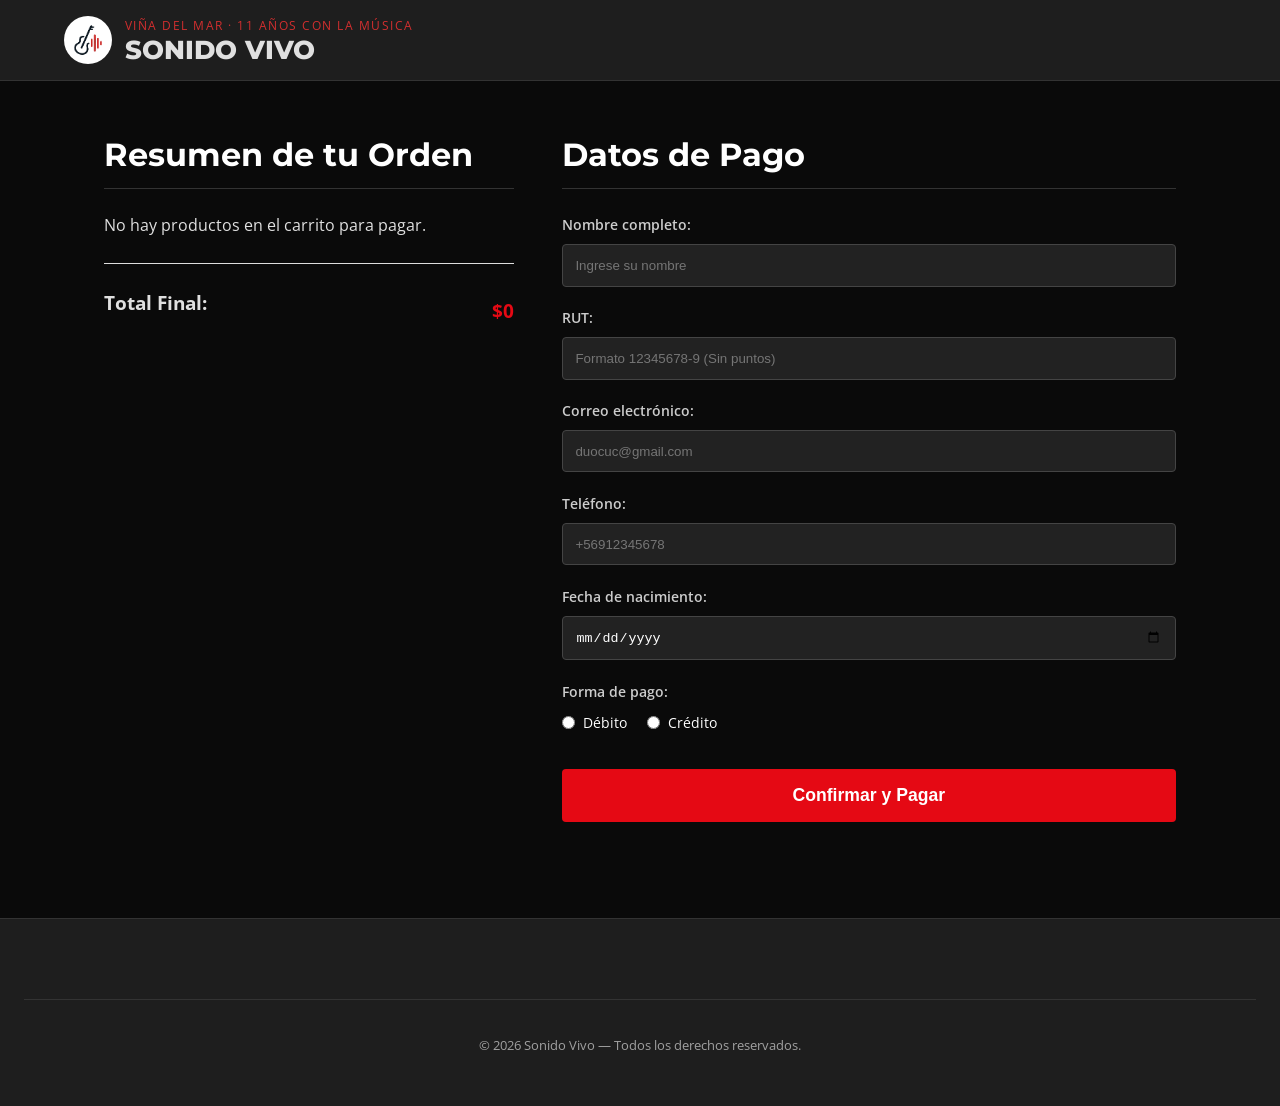
<file: compra.html>
<!DOCTYPE html>
<html lang="es">
<head>
    <meta charset="UTF-8">
    <meta name="viewport" content="width=device-width, initial-scale=1.0">
    <title>Finalizar Compra · Sonido Vivo</title>
    <link href="https://fonts.googleapis.com/css2?family=Montserrat:wght@400;600;700;800&family=Open+Sans:wght@400;500;600&display=swap" rel="stylesheet">

    <!-- Estilos generales y específicos de la compra -->
    <link rel="stylesheet" href="css/estilosindex.css">
    <link rel="stylesheet" href="css/estiloscompra.css">
</head>
<body>
    <header id="encabezado">
        <div class="encabezado-contenedor">
            <div class="marca">
                <a href="index.html" class="logo-enlace">
                    <img src="img/logo-tienda.jpg" alt="Logo Sonido Vivo" class="logo-img">
                </a>
                <div class="marca-texto">
                    <span class="marca-subtitulo">Viña del Mar · 11 años con la música</span>
                    <h1 class="logo-texto"><a href="index.html">SONIDO VIVO</a></h1>
                </div>
            </div>
        </div>
    </header>

    <main id="contenido-compra">
        <div class="contenedor-checkout">
            <!-- Resumen de compra dinámico desde el carrito (Izquierda) -->
            <section class="resumen-orden">
                <h2>Resumen de tu Orden</h2>
                <div id="lista-resumen-productos">
                    <!-- Se renderiza desde JS dinámicamente -->
                </div>
                <hr style="margin: 1.5rem 0; border: 0; border-top: 1px solid #ddd;">
                <div style="display: flex; justify-content: space-between; font-size: 1.2rem; font-weight: bold;">
                    <span>Total Final:</span>
                    <span class="precio-destacado" id="resumen-total">$0</span>
                </div>
            </section>

            <!-- Formulario de validación (Derecha) -->
            <section class="formulario-checkout">
                <h2>Datos de Pago</h2>
                <form id="contacto">
                    <div class="grupo-form">
                        <label for="nombre">Nombre completo:</label>
                        <input type="text" id="nombre" placeholder="Ingrese su nombre">
                    </div>

                    <div class="grupo-form">
                        <label for="rut">RUT:</label>
                        <input type="text" id="rut" placeholder="Formato 12345678-9 (Sin puntos)">
                    </div>

                    <div class="grupo-form">
                        <label for="email">Correo electrónico:</label>
                        <input type="email" id="email" placeholder="duocuc@gmail.com">
                    </div>

                    <div class="grupo-form">
                        <label for="fono">Teléfono:</label>
                        <input type="tel" id="fono" placeholder="+56912345678">
                    </div>

                    <div class="grupo-form">
                        <label for="fenac">Fecha de nacimiento:</label>
                        <input type="date" id="fenac">
                    </div>

                    <div class="grupo-form">
                        <label>Forma de pago:</label>
                        <ul class="lista-pago">
                            <li>
                                <input type="radio" name="fdepago" id="debito" value="1">
                                <label for="debito">Débito</label>
                            </li>
                            <li>
                                <input type="radio" name="fdepago" id="credito" value="2">
                                <label for="credito">Crédito</label>
                            </li>
                        </ul>
                    </div>

                    <button type="submit" class="btn-pagar" id="btn-submit">Confirmar y Pagar</button>
                    <p id="mensaje-exito" class="mensaje-oculto">¡Pago exitoso! Redirigiendo al inicio...</p>
                </form>
            </section>
        </div>
    </main>

    <footer id="pie">
        <div class="pie-creditos" style="text-align: center; padding: 2rem;">
            <p><small>&copy; 2026 Sonido Vivo — Todos los derechos reservados.</small></p>
        </div>
    </footer>

    <!-- Script de validación de la compra -->
    <script src="js/scriptcompra.js"></script>
</body>
</html>
</file>
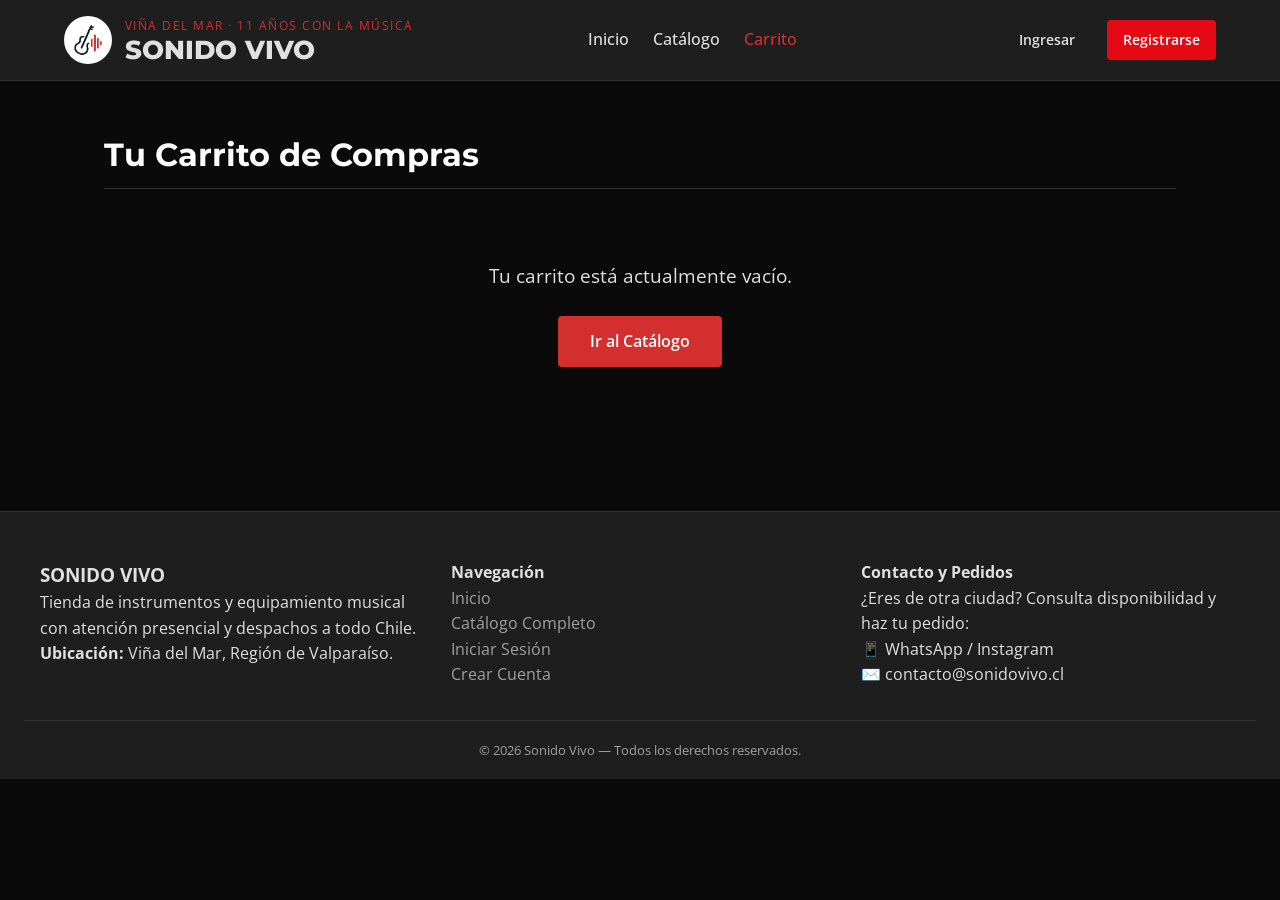
<file: detalle_carrito.html>
<!DOCTYPE html>
<html lang="es">

<head>
    <meta charset="UTF-8">
    <meta name="viewport" content="width=device-width, initial-scale=1.0">
    <title>Tu Carrito de Compras · Sonido Vivo</title>
    <meta name="description" content="Revisa el detalle de tus productos seleccionados y procede al pago en Sonido Vivo.">

    <!-- Preconexión a Google Fonts -->
    <link rel="preconnect" href="https://fonts.googleapis.com">
    <link rel="preconnect" href="https://fonts.gstatic.com" crossorigin>
    <link href="https://fonts.googleapis.com/css2?family=Montserrat:wght@400;600;700;800&family=Open+Sans:wght@400;500;600&display=swap" rel="stylesheet">

    <!-- Estilos globales y específicos -->
    <link rel="stylesheet" href="css/estilosindex.css">
    <link rel="stylesheet" href="css/estiloscompra.css">
</head>

<body>
    <div id="barra-progreso" aria-hidden="true"></div>

    <!-- Header Principal -->
    <header id="encabezado">
        <div class="encabezado-contenedor">
            <div class="marca">
                <a href="index.html" class="logo-enlace">
                    <img src="img/logo-tienda.jpg" alt="Logo Sonido Vivo" class="logo-img">
                </a>
                <div class="marca-texto">
                    <span class="marca-subtitulo">Viña del Mar · 11 años con la música</span>
                    <h1 class="logo-texto"><a href="index.html" style="text-decoration: none; color: inherit;">SONIDO VIVO</a></h1>
                </div>
            </div>

            <nav id="menu-principal">
                <ul>
                    <li><a href="index.html">Inicio</a></li>
                    <li><a href="productos.html">Catálogo</a></li>
                    <li><a href="detalle_carrito.html" class="activo" aria-current="page">Carrito</a></li>
                </ul>
            </nav>

            <!-- Contenedor de estado de sesión dinámico -->
            <div class="menu-auth-nav">
                <!-- Estado 1: Usuario No Logueado -->
                <div id="nav-visitante" class="nav-estado-sesion">
                    <a href="login.html" class="btn-nav-login">Ingresar</a>
                    <a href="registro.html" class="btn-nav-registro">Registrarse</a>
                </div>

                <!-- Se muestra si SÍ ha iniciado sesión -->
                <div id="nav-usuario" class="nav-estado-sesion" style="display: none;">
                    <span id="nav-nombre-usuario">Hola, Usuario</span>
                    <a href="#" id="btn-cerrar-sesion" class="btn-nav-logout">Cerrar Sesión</a>
                </div>
            </div>
        </div>
    </header>

    <main id="contenido-compra">
        <h2>Tu Carrito de Compras</h2>
        
        <div id="carrito-vacio-msg">
            <p class="carrito-vacio-texto">Tu carrito está actualmente vacío.</p>
            <a href="productos.html" class="btn-primario btn-ir-catalogo">Ir al Catálogo</a>
        </div>

        <div id="contenedor-carrito">
            <div class="tabla-responsiva">
                <table class="tabla-carrito">
                    <thead>
                        <tr>
                            <th>Producto</th>
                            <th>Nombre</th>
                            <th>Precio Unitario</th>
                            <th>Cantidad</th>
                            <th>Subtotal</th>
                            <th>Acciones</th>
                        </tr>
                    </thead>
                    <tbody id="filas-carrito">
                        <!-- Se llena dinámicamente mediante JavaScript -->
                    </tbody>
                </table>
            </div>

            <div class="total-carrito-contenedor">
                Total a pagar: <span id="total-carrito">$0</span>
            </div>

            <div class="acciones-carrito">
                <button class="btn-eliminar" onclick="vaciarCarrito()">Vaciar Carrito</button>
                <div>
                    <a href="productos.html" class="btn-secundario-caja">Seguir Comprando</a>
                    <a href="compra.html" class="btn-primario btn-proceder-pago">Proceder al Pago</a>
                </div>
            </div>
        </div>
    </main>

    <!-- Pie de página -->
    <footer id="pie">
        <div class="pie-contenedor">
            <div class="pie-columna">
                <h3 class="pie-logo">SONIDO VIVO</h3>
                <p>Tienda de instrumentos y equipamiento musical con atención presencial y despachos a todo Chile.</p>
                <p><strong>Ubicación:</strong> Viña del Mar, Región de Valparaíso.</p>
            </div>

            <div class="pie-columna">
                <h4>Navegación</h4>
                <ul>
                    <li><a href="index.html">Inicio</a></li>
                    <li><a href="productos.html">Catálogo Completo</a></li>
                    <li><a href="login.html">Iniciar Sesión</a></li>
                    <li><a href="registro.html">Crear Cuenta</a></li>
                </ul>
            </div>

            <div class="pie-columna">
                <h4>Contacto y Pedidos</h4>
                <p>¿Eres de otra ciudad? Consulta disponibilidad y haz tu pedido:</p>
                <p>📱 WhatsApp / Instagram</p>
                <p>✉️ contacto@sonidovivo.cl</p>
            </div>
        </div>

        <div class="pie-creditos">
            <p><small>&copy; 2026 Sonido Vivo — Todos los derechos reservados.</small></p>
        </div>
    </footer>

    <!-- Scripts -->
    <script src="js/scriptindex.js"></script>
    <script src="js/scriptcarrito.js"></script>
    <script src="js/scriptsesion.js"></script>
</body>
</html>
</file>
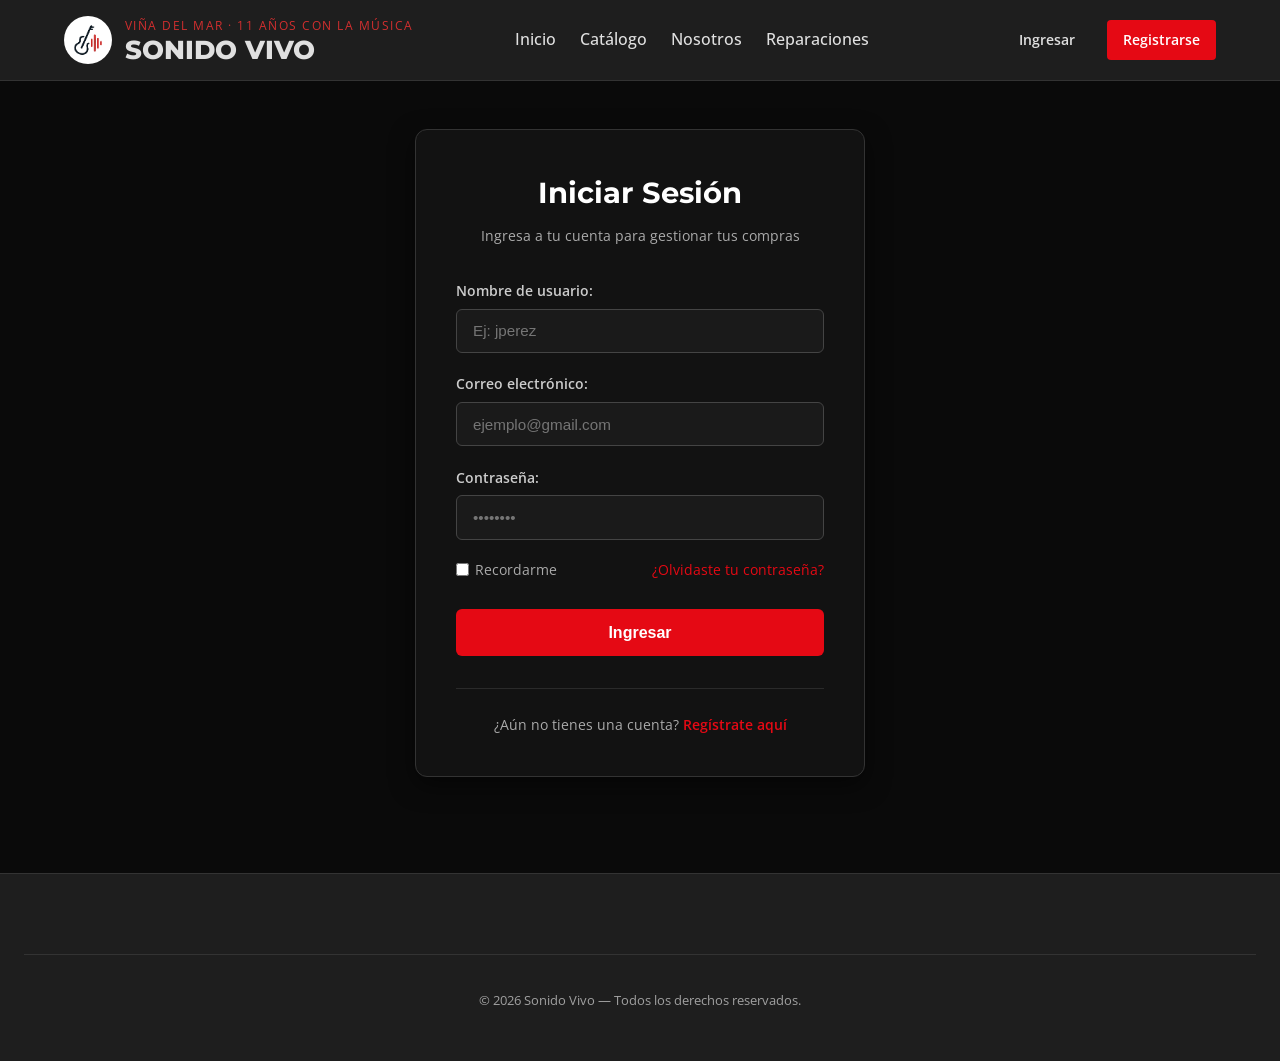
<file: login.html>
<!DOCTYPE html>
<html lang="es">

<head>
    <meta charset="UTF-8">
    <meta name="viewport" content="width=device-width, initial-scale=1.0">
    <title>Iniciar Sesión · Sonido Vivo</title>
    <meta name="description" content="Inicia sesión en Sonido Vivo para revisar tus compras y cotizaciones.">

    <link rel="preconnect" href="https://fonts.googleapis.com">
    <link rel="preconnect" href="https://fonts.gstatic.com" crossorigin>
    <link href="https://fonts.googleapis.com/css2?family=Montserrat:wght@400;600;700;800&family=Open+Sans:wght@400;500;600&display=swap" rel="stylesheet">

    <!-- Estilos generales -->
    <link rel="stylesheet" href="css/estilosindex.css">
    <!-- Estilos específicos de Login -->
    <link rel="stylesheet" href="css/estiloslogin.css">
</head>

<body>
    <header id="encabezado">
        <div class="encabezado-contenedor">
            <div class="marca">
                <a href="index.html" class="logo-enlace">
                    <img src="img/logo-tienda.jpg" alt="Logo Sonido Vivo" class="logo-img">
                </a>
                <div class="marca-texto">
                    <span class="marca-subtitulo">Viña del Mar · 11 años con la música</span>
                    <h1 class="logo-texto"><a href="index.html">SONIDO VIVO</a></h1>
                </div>
            </div>
            <nav id="menu-principal">
                <ul>
                    <li><a href="index.html">Inicio</a></li>
                    <li><a href="productos.html">Catálogo</a></li>
                    <li><a href="index.html#presentacion">Nosotros</a></li>
                    <li><a href="index.html#taller">Reparaciones</a></li>
                </ul>
            </nav>

            <!-- Contenedor de estado de sesión dinámico -->
            <div class="menu-auth-nav">
                <!-- Se muestra si NO ha iniciado sesión -->
                <div id="nav-visitante" class="nav-estado-sesion">
                    <a href="login.html" class="btn-nav-login">Ingresar</a>
                    <a href="registro.html" class="btn-nav-registro">Registrarse</a>
                </div>

                <!-- Se muestra si SÍ ha iniciado sesión -->
                <div id="nav-usuario" class="nav-estado-sesion" style="display: none;">
                    <span id="nav-nombre-usuario">Hola, Usuario</span>
                    <a href="#" id="btn-cerrar-sesion" class="btn-nav-logout">Cerrar Sesión</a>
                </div>
            </div>
        </div>
    </header>

    <main id="contenido-login">
        <div class="contenedor-auth">
            <div class="caja-auth">
                <h2>Iniciar Sesión</h2>
                <p class="subtitulo-auth">Ingresa a tu cuenta para gestionar tus compras</p>

                <form id="form-login" novalidate>
                    <div class="grupo-form">
                        <label for="usuario">Nombre de usuario:</label>
                        <input type="text" id="usuario" placeholder="Ej: jperez" required>
                    </div>

                    <div class="grupo-form">
                        <label for="email">Correo electrónico:</label>
                        <input type="email" id="email" placeholder="ejemplo@gmail.com" required>
                    </div>

                    <div class="grupo-form">
                        <label for="password">Contraseña:</label>
                        <input type="password" id="password" placeholder="••••••••" required>
                    </div>

                    <div class="opciones-auth">
                        <label class="recordar-usuario">
                            <input type="checkbox" id="recordar"> Recordarme
                        </label>
                        <a href="#" class="olvida-pass">¿Olvidaste tu contraseña?</a>
                    </div>

                    <button type="submit" class="btn-auth" id="btn-login">Ingresar</button>
                    <p id="mensaje-login-exito" class="mensaje-oculto">¡Inicio de sesión exitoso! Redirigiendo...</p>
                </form>

                <div class="pie-card-auth">
                    <p>¿Aún no tienes una cuenta? <a href="registro.html">Regístrate aquí</a></p>
                </div>
            </div>
        </div>
    </main>

    <footer id="pie">
        <div class="pie-creditos" style="text-align: center; padding: 2rem;">
            <p><small>&copy; 2026 Sonido Vivo — Todos los derechos reservados.</small></p>
        </div>
    </footer>

    <!-- Scripts de funcionalidad -->
    <script src="js/scriptlogin.js"></script>
    <script src="js/scriptsesion.js"></script>
</body>

</html>
</file>
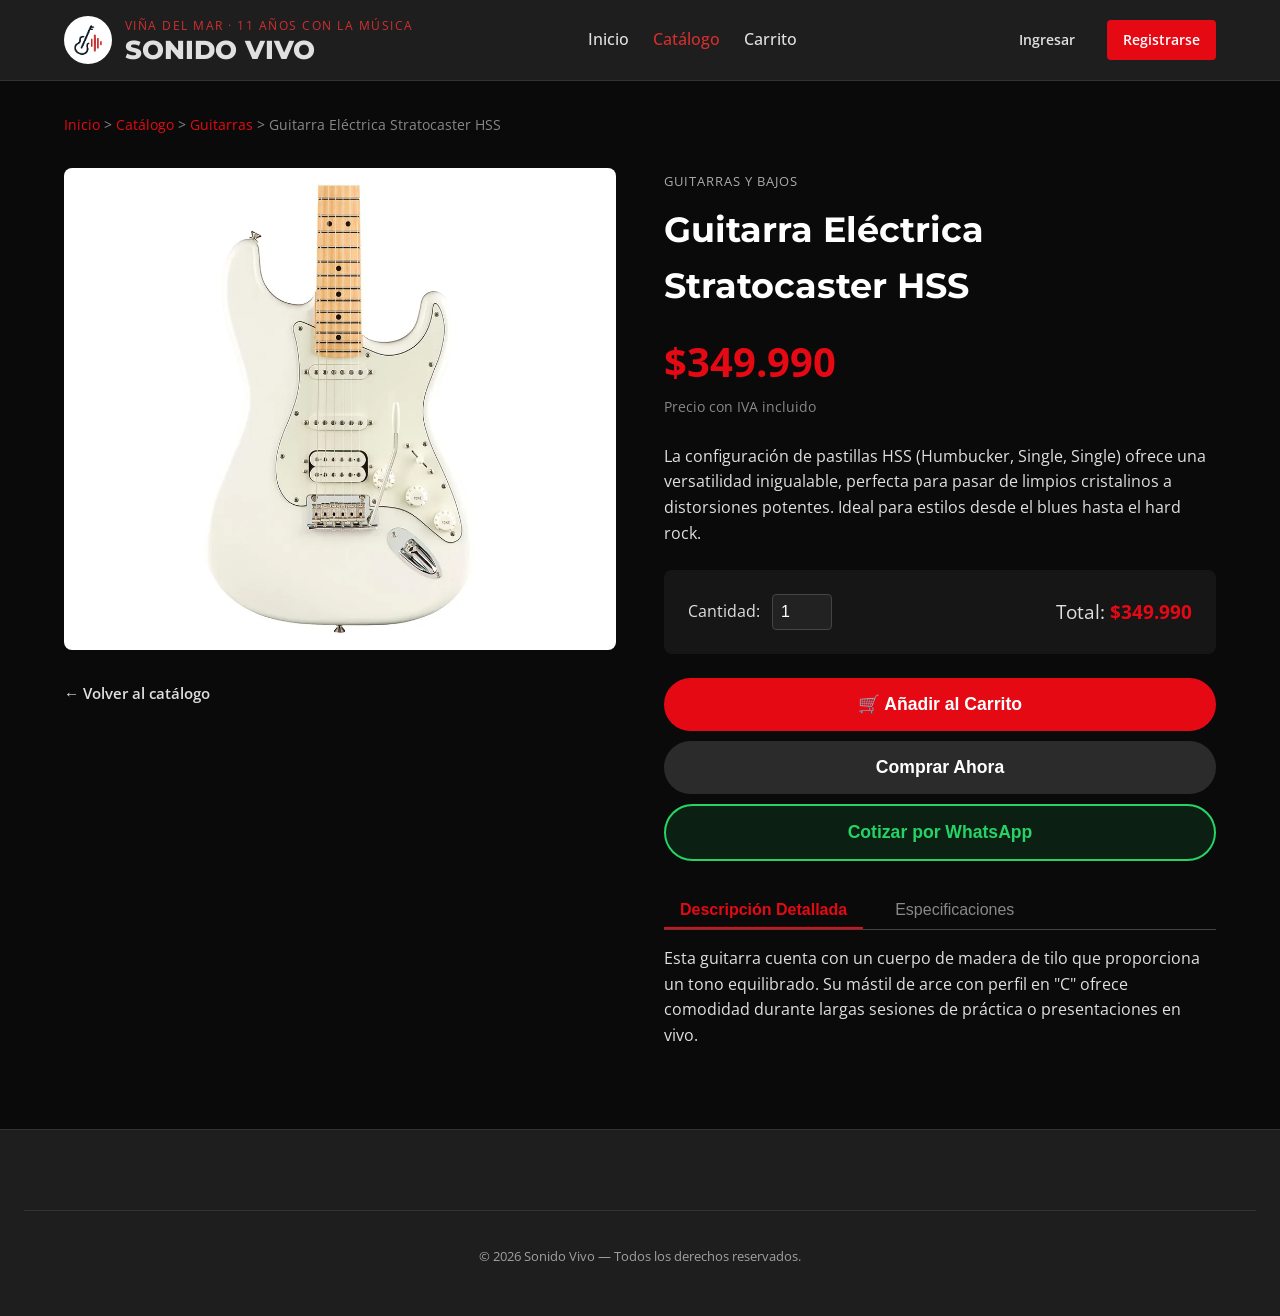
<file: producto.html>
<!DOCTYPE html>
<html lang="es">

<head>
    <meta charset="UTF-8">
    <meta name="viewport" content="width=device-width, initial-scale=1.0">
    <title>Detalle de Producto · Sonido Vivo</title>
    <meta name="description" content="Detalle del producto en Sonido Vivo.">

    <link rel="preconnect" href="https://fonts.googleapis.com">
    <link rel="preconnect" href="https://fonts.gstatic.com" crossorigin>
    <link href="https://fonts.googleapis.com/css2?family=Montserrat:wght@400;600;700;800&family=Open+Sans:wght@400;500;600&display=swap" rel="stylesheet">

    <!-- Estilos base y de encabezado/pie -->
    <link rel="stylesheet" href="css/estilosindex.css?v=2">
    <!-- Estilos específicos de esta página -->
    <link rel="stylesheet" href="css/estilosproducto.css">
</head>

<body>
    <header id="encabezado">
        <div class="encabezado-contenedor">
            <div class="marca">
                <a href="index.html" class="logo-enlace">
                    <img src="img/logo-tienda.jpg" alt="Logo Sonido Vivo" class="logo-img">
                </a>
                <div class="marca-texto">
                    <span class="marca-subtitulo">Viña del Mar · 11 años con la música</span>
                    <h1 class="logo-texto"><a href="index.html">SONIDO VIVO</a></h1>
                </div>
            </div>
            <nav id="menu-principal">
                <ul>
                    <li><a href="index.html">Inicio</a></li>
                    <li><a href="productos.html" class="activo">Catálogo</a></li>
                    <li><a href="detalle_carrito.html">Carrito</a></li>
                </ul>
            </nav>

            <!-- Contenedor de estado de sesión dinámico -->
            <div class="menu-auth-nav">
                <!-- Se muestra si NO ha iniciado sesión -->
                <div id="nav-visitante" class="nav-estado-sesion">
                    <a href="login.html" class="btn-nav-login">Ingresar</a>
                    <a href="registro.html" class="btn-nav-registro">Registrarse</a>
                </div>

                <!-- Se muestra si SÍ ha iniciado sesión -->
                <div id="nav-usuario" class="nav-estado-sesion" style="display: none;">
                    <span id="nav-nombre-usuario">Hola, Usuario</span>
                    <a href="#" id="btn-cerrar-sesion" class="btn-nav-logout">Cerrar Sesión</a>
                </div>
            </div>
        </div>
    </header>

    <main id="contenido-producto">
        <div class="migas-de-pan">
            <a href="index.html">Inicio</a> &gt;
            <a href="productos.html">Catálogo</a> &gt;
            <a href="productos.html" id="migas-categoria">Categoría</a> &gt;
            <span id="migas-nombre">Cargando producto...</span>
        </div>

        <section class="detalle-producto-contenedor">
            <div class="galeria-producto">
                <div class="imagen-principal">
                    <img id="img-principal" src="" alt="Cargando producto...">
                </div>

                <!-- Botón Volver al Catálogo -->
                <a href="productos.html" class="btn-volver-catalogo">
                    &larr; Volver al catálogo
                </a>
            </div>

            <div class="info-producto">
                <span class="categoria-etiqueta" id="categoria-etiqueta">Categoría</span>
                <h2 class="titulo-producto" id="titulo-producto">Cargando producto...</h2>

                <div class="precio-contenedor">
                    <span class="precio-actual" id="precio-unitario" data-precio="0">$0</span>
                    <span class="precio-iva">Precio con IVA incluido</span>
                </div>

                <p class="descripcion-corta" id="descripcion-corta">
                    Cargando información del producto...
                </p>

                <div class="selector-compra">
                    <div class="cantidad-contenedor">
                        <label for="cantidad">Cantidad:</label>
                        <input type="number" id="cantidad" name="cantidad" min="1" max="10" value="1" onchange="calcularTotal()">
                    </div>
                    <div class="total-calculado">
                        Total: <strong id="precio-total">$0</strong>
                    </div>
                </div>

                <!-- Botones de Acción -->
                <div class="acciones-compra" style="display: flex; gap: 10px; flex-wrap: wrap;">
                    <button class="btn-comprar btn-rojo" onclick="agregarAlCarrito()">🛒 Añadir al Carrito</button>
                    <button class="btn-comprar btn-rojo" style="background-color: #2b2b2b;" onclick="irAlPago()">Comprar Ahora</button>
                    <button class="btn-comprar btn-verde" onclick="mostrarMensaje()">Cotizar por WhatsApp</button>
                    <p id="mensaje-confirmacion" class="mensaje-oculto">¡Redirigiendo a WhatsApp de Sonido Vivo!</p>
                </div>

                <div class="pestañas-contenedor">
                    <div class="pestañas-botones">
                        <button class="btn-pestaña activa" onclick="abrirPestaña(event, 'detalles')">Descripción Detallada</button>
                        <button class="btn-pestaña" onclick="abrirPestaña(event, 'especificaciones')">Especificaciones</button>
                    </div>

                    <div id="detalles" class="contenido-pestaña activa">
                        <p id="detalles-texto"></p>
                    </div>

                    <div id="especificaciones" class="contenido-pestaña">
                        <ul id="lista-especificaciones"></ul>
                    </div>
                </div>
            </div>
        </section>
    </main>

    <footer id="pie">
        <div class="pie-creditos" style="text-align: center; padding: 2rem;">
            <p><small>&copy; 2026 Sonido Vivo — Todos los derechos reservados.</small></p>
        </div>
    </footer>

    <!-- Scripts de funcionalidad -->
    <script src="js/scriptproducto.js"></script>
    <script src="js/scriptsesion.js"></script>
</body>

</html>
</file>
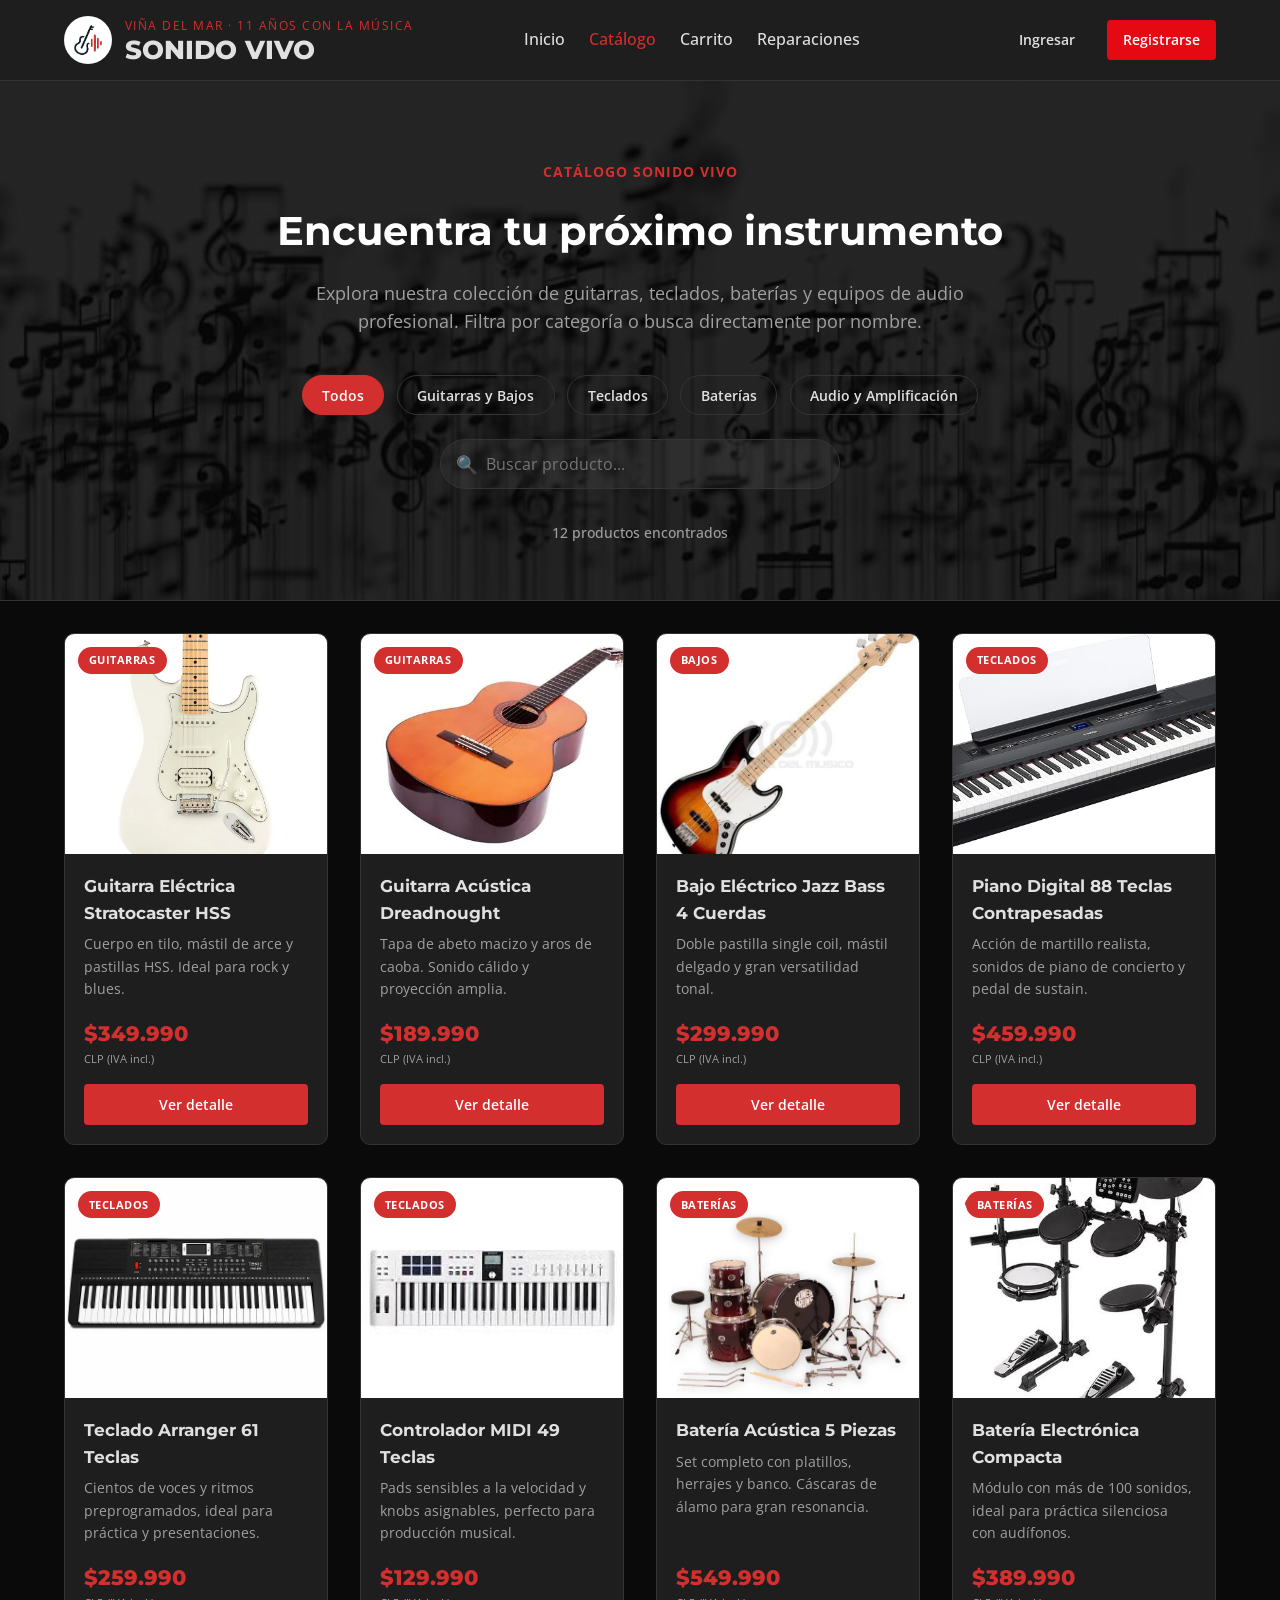
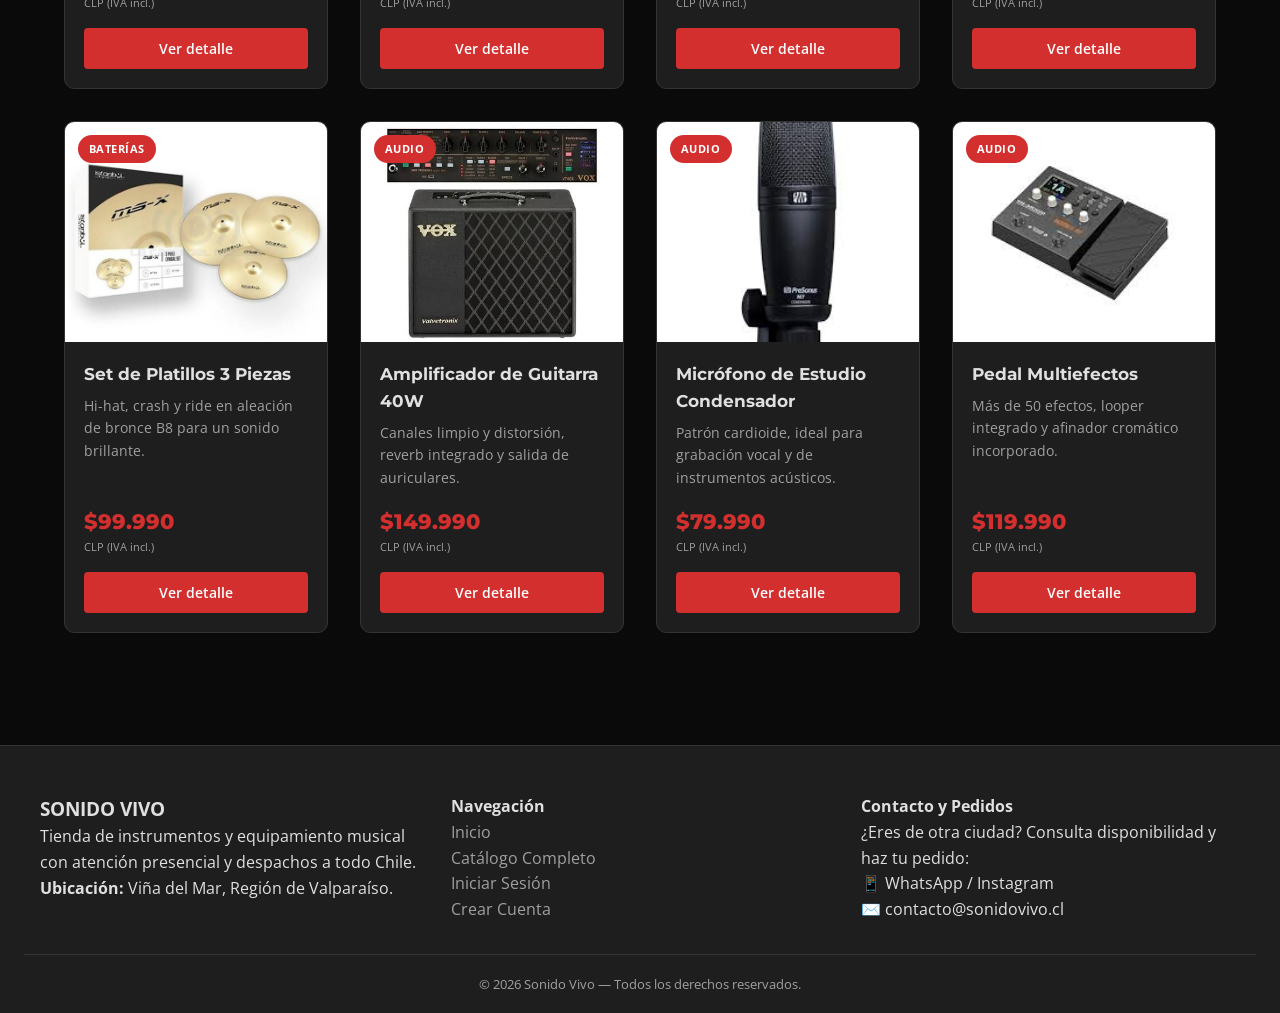
<file: productos.html>
<!DOCTYPE html>
<html lang="es">

<head>
    <meta charset="UTF-8">
    <meta name="viewport" content="width=device-width, initial-scale=1.0">
    <title>Catálogo de Productos · Sonido Vivo</title>
    <meta name="description" content="Explora el catálogo completo de guitarras, teclados, baterías y equipos de audio disponibles en Sonido Vivo, Viña del Mar.">

    <!-- Preconexión a Google Fonts -->
    <link rel="preconnect" href="https://fonts.googleapis.com">
    <link rel="preconnect" href="https://fonts.gstatic.com" crossorigin>
    <link href="https://fonts.googleapis.com/css2?family=Montserrat:wght@400;600;700;800&family=Open+Sans:wght@400;500;600&display=swap" rel="stylesheet">

    <!-- Estilos globales y específicos -->
    <link rel="stylesheet" href="css/estilosindex.css?v=2">
    <link rel="stylesheet" href="css/estilosproductos.css?v=3">
</head>

<body>
    <header id="encabezado">
        <div class="encabezado-contenedor">
            <div class="marca">
                <a href="index.html" class="logo-enlace">
                    <img src="img/logo-tienda.jpg" alt="Logo Sonido Vivo" class="logo-img">
                </a>
                <div class="marca-texto">
                    <span class="marca-subtitulo">Viña del Mar · 11 años con la música</span>
                    <h1 class="logo-texto"><a href="index.html">SONIDO VIVO</a></h1>
                </div>
            </div>
            <nav id="menu-principal">
                <ul>
                    <li><a href="index.html">Inicio</a></li>
                    <li><a href="productos.html" class="activo">Catálogo</a></li>
                    <li><a href="detalle_carrito.html">Carrito</a></li>
                    <li><a href="index.html#taller">Reparaciones</a></li>
                </ul>
            </nav>

            <!-- Contenedor de estado de sesión dinámico -->
            <div class="menu-auth-nav">
                <!-- Se muestra si NO ha iniciado sesión -->
                <div id="nav-visitante" class="nav-estado-sesion">
                    <a href="login.html" class="btn-nav-login">Ingresar</a>
                    <a href="registro.html" class="btn-nav-registro">Registrarse</a>
                </div>

                <!-- Se muestra si SÍ ha iniciado sesión -->
                <div id="nav-usuario" class="nav-estado-sesion" style="display: none;">
                    <span id="nav-nombre-usuario">Hola, Usuario</span>
                    <a href="#" id="btn-cerrar-sesion" class="btn-nav-logout">Cerrar Sesión</a>
                </div>
            </div>
        </div>
    </header>

    <main id="contenido">

        <!-- Hero: Filtros y Buscador -->
        <section class="catalogo-hero">
            <div class="contenedor-catalogo-hero">
                <span class="etiqueta">Catálogo Sonido Vivo</span>
                <h1>Encuentra tu próximo instrumento</h1>
                <p class="descripcion-hero">Explora nuestra colección de guitarras, teclados, baterías y equipos de audio profesional. Filtra por categoría o busca directamente por nombre.</p>
                
                <div class="barra-herramientas-integrada">
                    <div class="barra-filtros" role="group" aria-label="Filtrar por categoría">
                        <button class="filtro-boton activo" data-categoria="todos">Todos</button>
                        <button class="filtro-boton" data-categoria="guitarras">Guitarras y Bajos</button>
                        <button class="filtro-boton" data-categoria="teclados">Teclados</button>
                        <button class="filtro-boton" data-categoria="baterias">Baterías</button>
                        <button class="filtro-boton" data-categoria="audio">Audio y Amplificación</button>
                    </div>

                    <div class="buscador-productos">
                        <span class="icono-buscar" aria-hidden="true">🔍</span>
                        <input type="search" id="buscador-input" placeholder="Buscar producto..." aria-label="Buscar producto por nombre">
                    </div>
                </div>
                
                <p class="contador-resultados" id="contador-resultados" aria-live="polite">12 productos encontrados</p>
            </div>
        </section>

        <!-- Grid de Productos -->
        <section id="catalogo" aria-label="Listado de productos">
            <div class="grid-productos" id="grid-productos">

                <!-- Guitarras y Bajos -->
                <article class="tarjeta-producto" data-categoria="guitarras" data-nombre="guitarra electrica stratocaster hss">
                    <div class="producto-imagen-contenedor">
                        <img src="img/guitarra1.jpg" alt="Guitarra Eléctrica Stratocaster HSS" loading="lazy">
                        <span class="producto-categoria">Guitarras</span>
                    </div>
                    <div class="producto-info">
                        <h3>Guitarra Eléctrica Stratocaster HSS</h3>
                        <p class="producto-descripcion">Cuerpo en tilo, mástil de arce y pastillas HSS. Ideal para rock y blues.</p>
                        <p class="producto-precio">$349.990 <small>CLP (IVA incl.)</small></p>
                        <div class="producto-acciones">
                            <a href="producto.html?id=1" class="btn-primario">Ver detalle</a>
                        </div>
                    </div>
                </article>

                <article class="tarjeta-producto" data-categoria="guitarras" data-nombre="guitarra acustica dreadnought">
                    <div class="producto-imagen-contenedor">
                        <img src="img/guitarras.jpg" alt="Guitarra Acústica Dreadnought" loading="lazy">
                        <span class="producto-categoria">Guitarras</span>
                    </div>
                    <div class="producto-info">
                        <h3>Guitarra Acústica Dreadnought</h3>
                        <p class="producto-descripcion">Tapa de abeto macizo y aros de caoba. Sonido cálido y proyección amplia.</p>
                        <p class="producto-precio">$189.990 <small>CLP (IVA incl.)</small></p>
                        <div class="producto-acciones">
                            <a href="producto.html?id=2" class="btn-primario">Ver detalle</a>
                        </div>
                    </div>
                </article>

                <article class="tarjeta-producto" data-categoria="guitarras" data-nombre="bajo electrico jazz bass 4 cuerdas">
                    <div class="producto-imagen-contenedor">
                        <img src="img/guitarra2.jfif" alt="Bajo Eléctrico Jazz Bass 4 Cuerdas" loading="lazy">
                        <span class="producto-categoria">Bajos</span>
                    </div>
                    <div class="producto-info">
                        <h3>Bajo Eléctrico Jazz Bass 4 Cuerdas</h3>
                        <p class="producto-descripcion">Doble pastilla single coil, mástil delgado y gran versatilidad tonal.</p>
                        <p class="producto-precio">$299.990 <small>CLP (IVA incl.)</small></p>
                        <div class="producto-acciones">
                            <a href="producto.html?id=3" class="btn-primario">Ver detalle</a>
                        </div>
                    </div>
                </article>

                <!-- Teclados -->
                <article class="tarjeta-producto" data-categoria="teclados" data-nombre="piano digital 88 teclas contrapesadas">
                    <div class="producto-imagen-contenedor">
                        <img src="img/teclados.jpg" alt="Piano Digital 88 Teclas Contrapesadas" loading="lazy">
                        <span class="producto-categoria">Teclados</span>
                    </div>
                    <div class="producto-info">
                        <h3>Piano Digital 88 Teclas Contrapesadas</h3>
                        <p class="producto-descripcion">Acción de martillo realista, sonidos de piano de concierto y pedal de sustain.</p>
                        <p class="producto-precio">$459.990 <small>CLP (IVA incl.)</small></p>
                        <div class="producto-acciones">
                            <a href="producto.html?id=4" class="btn-primario">Ver detalle</a>
                        </div>
                    </div>
                </article>

                <article class="tarjeta-producto" data-categoria="teclados" data-nombre="teclado arranger 61 teclas">
                    <div class="producto-imagen-contenedor">
                        <img src="img/piano1.jfif" alt="Teclado Arranger 61 Teclas" loading="lazy">
                        <span class="producto-categoria">Teclados</span>
                    </div>
                    <div class="producto-info">
                        <h3>Teclado Arranger 61 Teclas</h3>
                        <p class="producto-descripcion">Cientos de voces y ritmos preprogramados, ideal para práctica y presentaciones.</p>
                        <p class="producto-precio">$259.990 <small>CLP (IVA incl.)</small></p>
                        <div class="producto-acciones">
                            <a href="producto.html?id=5" class="btn-primario">Ver detalle</a>
                        </div>
                    </div>
                </article>

                <article class="tarjeta-producto" data-categoria="teclados" data-nombre="controlador midi 49 teclas">
                    <div class="producto-imagen-contenedor">
                        <img src="img/piano2.2.jfif" alt="Controlador MIDI 49 Teclas" loading="lazy">
                        <span class="producto-categoria">Teclados</span>
                    </div>
                    <div class="producto-info">
                        <h3>Controlador MIDI 49 Teclas</h3>
                        <p class="producto-descripcion">Pads sensibles a la velocidad y knobs asignables, perfecto para producción musical.</p>
                        <p class="producto-precio">$129.990 <small>CLP (IVA incl.)</small></p>
                        <div class="producto-acciones">
                            <a href="producto.html?id=6" class="btn-primario">Ver detalle</a>
                        </div>
                    </div>
                </article>

                <!-- Baterías -->
                <article class="tarjeta-producto" data-categoria="baterias" data-nombre="bateria acustica 5 piezas">
                    <div class="producto-imagen-contenedor">
                        <img src="img/bateria1.jfif" alt="Batería Acústica 5 Piezas" loading="lazy">
                        <span class="producto-categoria">Baterías</span>
                    </div>
                    <div class="producto-info">
                        <h3>Batería Acústica 5 Piezas</h3>
                        <p class="producto-descripcion">Set completo con platillos, herrajes y banco. Cáscaras de álamo para gran resonancia.</p>
                        <p class="producto-precio">$549.990 <small>CLP (IVA incl.)</small></p>
                        <div class="producto-acciones">
                            <a href="producto.html?id=7" class="btn-primario">Ver detalle</a>
                        </div>
                    </div>
                </article>

                <article class="tarjeta-producto" data-categoria="baterias" data-nombre="bateria electronica compacta">
                    <div class="producto-imagen-contenedor">
                        <img src="img/bateria2.jfif" alt="Batería Electrónica Compacta" loading="lazy">
                        <span class="producto-categoria">Baterías</span>
                    </div>
                    <div class="producto-info">
                        <h3>Batería Electrónica Compacta</h3>
                        <p class="producto-descripcion">Módulo con más de 100 sonidos, ideal para práctica silenciosa con audífonos.</p>
                        <p class="producto-precio">$389.990 <small>CLP (IVA incl.)</small></p>
                        <div class="producto-acciones">
                            <a href="producto.html?id=8" class="btn-primario">Ver detalle</a>
                        </div>
                    </div>
                </article>

                <article class="tarjeta-producto" data-categoria="baterias" data-nombre="set de platillos 3 piezas">
                    <div class="producto-imagen-contenedor">
                        <img src="img/platos.jfif" alt="Set de Platillos 3 Piezas" loading="lazy">
                        <span class="producto-categoria">Baterías</span>
                    </div>
                    <div class="producto-info">
                        <h3>Set de Platillos 3 Piezas</h3>
                        <p class="producto-descripcion">Hi-hat, crash y ride en aleación de bronce B8 para un sonido brillante.</p>
                        <p class="producto-precio">$99.990 <small>CLP (IVA incl.)</small></p>
                        <div class="producto-acciones">
                            <a href="producto.html?id=9" class="btn-primario">Ver detalle</a>
                        </div>
                    </div>
                </article>

                <!-- Audio y Amplificación -->
                <article class="tarjeta-producto" data-categoria="audio" data-nombre="amplificador de guitarra 40w">
                    <div class="producto-imagen-contenedor">
                        <img src="img/caja1.1.jfif" alt="Amplificador de Guitarra 40W" loading="lazy">
                        <span class="producto-categoria">Audio</span>
                    </div>
                    <div class="producto-info">
                        <h3>Amplificador de Guitarra 40W</h3>
                        <p class="producto-descripcion">Canales limpio y distorsión, reverb integrado y salida de auriculares.</p>
                        <p class="producto-precio">$149.990 <small>CLP (IVA incl.)</small></p>
                        <div class="producto-acciones">
                            <a href="producto.html?id=10" class="btn-primario">Ver detalle</a>
                        </div>
                    </div>
                </article>

                <article class="tarjeta-producto" data-categoria="audio" data-nombre="microfono de estudio condensador">
                    <div class="producto-imagen-contenedor">
                        <img src="img/micro2.jfif" alt="Micrófono de Estudio Condensador" loading="lazy">
                        <span class="producto-categoria">Audio</span>
                    </div>
                    <div class="producto-info">
                        <h3>Micrófono de Estudio Condensador</h3>
                        <p class="producto-descripcion">Patrón cardioide, ideal para grabación vocal y de instrumentos acústicos.</p>
                        <p class="producto-precio">$79.990 <small>CLP (IVA incl.)</small></p>
                        <div class="producto-acciones">
                            <a href="producto.html?id=11" class="btn-primario">Ver detalle</a>
                        </div>
                    </div>
                </article>

                <article class="tarjeta-producto" data-categoria="audio" data-nombre="pedal multiefectos">
                    <div class="producto-imagen-contenedor">
                        <img src="img/pedal.jfif" alt="Pedal Multiefectos" loading="lazy">
                        <span class="producto-categoria">Audio</span>
                    </div>
                    <div class="producto-info">
                        <h3>Pedal Multiefectos</h3>
                        <p class="producto-descripcion">Más de 50 efectos, looper integrado y afinador cromático incorporado.</p>
                        <p class="producto-precio">$119.990 <small>CLP (IVA incl.)</small></p>
                        <div class="producto-acciones">
                            <a href="producto.html?id=12" class="btn-primario">Ver detalle</a>
                        </div>
                    </div>
                </article>

            </div>
        </section>

    </main>

    <!-- Pie de página -->
    <footer id="pie">
        <div class="pie-contenedor">
            <div class="pie-columna">
                <h3 class="pie-logo">SONIDO VIVO</h3>
                <p>Tienda de instrumentos y equipamiento musical con atención presencial y despachos a todo Chile.</p>
                <p><strong>Ubicación:</strong> Viña del Mar, Región de Valparaíso.</p>
            </div>

            <div class="pie-columna">
                <h4>Navegación</h4>
                <ul>
                    <li><a href="index.html">Inicio</a></li>
                    <li><a href="productos.html">Catálogo Completo</a></li>
                    <li><a href="login.html">Iniciar Sesión</a></li>
                    <li><a href="registro.html">Crear Cuenta</a></li>
                </ul>
            </div>

            <div class="pie-columna">
                <h4>Contacto y Pedidos</h4>
                <p>¿Eres de otra ciudad? Consulta disponibilidad y haz tu pedido:</p>
                <p>📱 WhatsApp / Instagram</p>
                <p>✉️ contacto@sonidovivo.cl</p>
            </div>
        </div>

        <div class="pie-creditos">
            <p><small>&copy; 2026 Sonido Vivo — Todos los derechos reservados.</small></p>
        </div>
    </footer>

    <script src="js/scriptindex.js"></script>
    <script src="js/scriptproductos.js"></script>
    <script src="js/scriptsesion.js"></script>
</body>

</html>
</file>
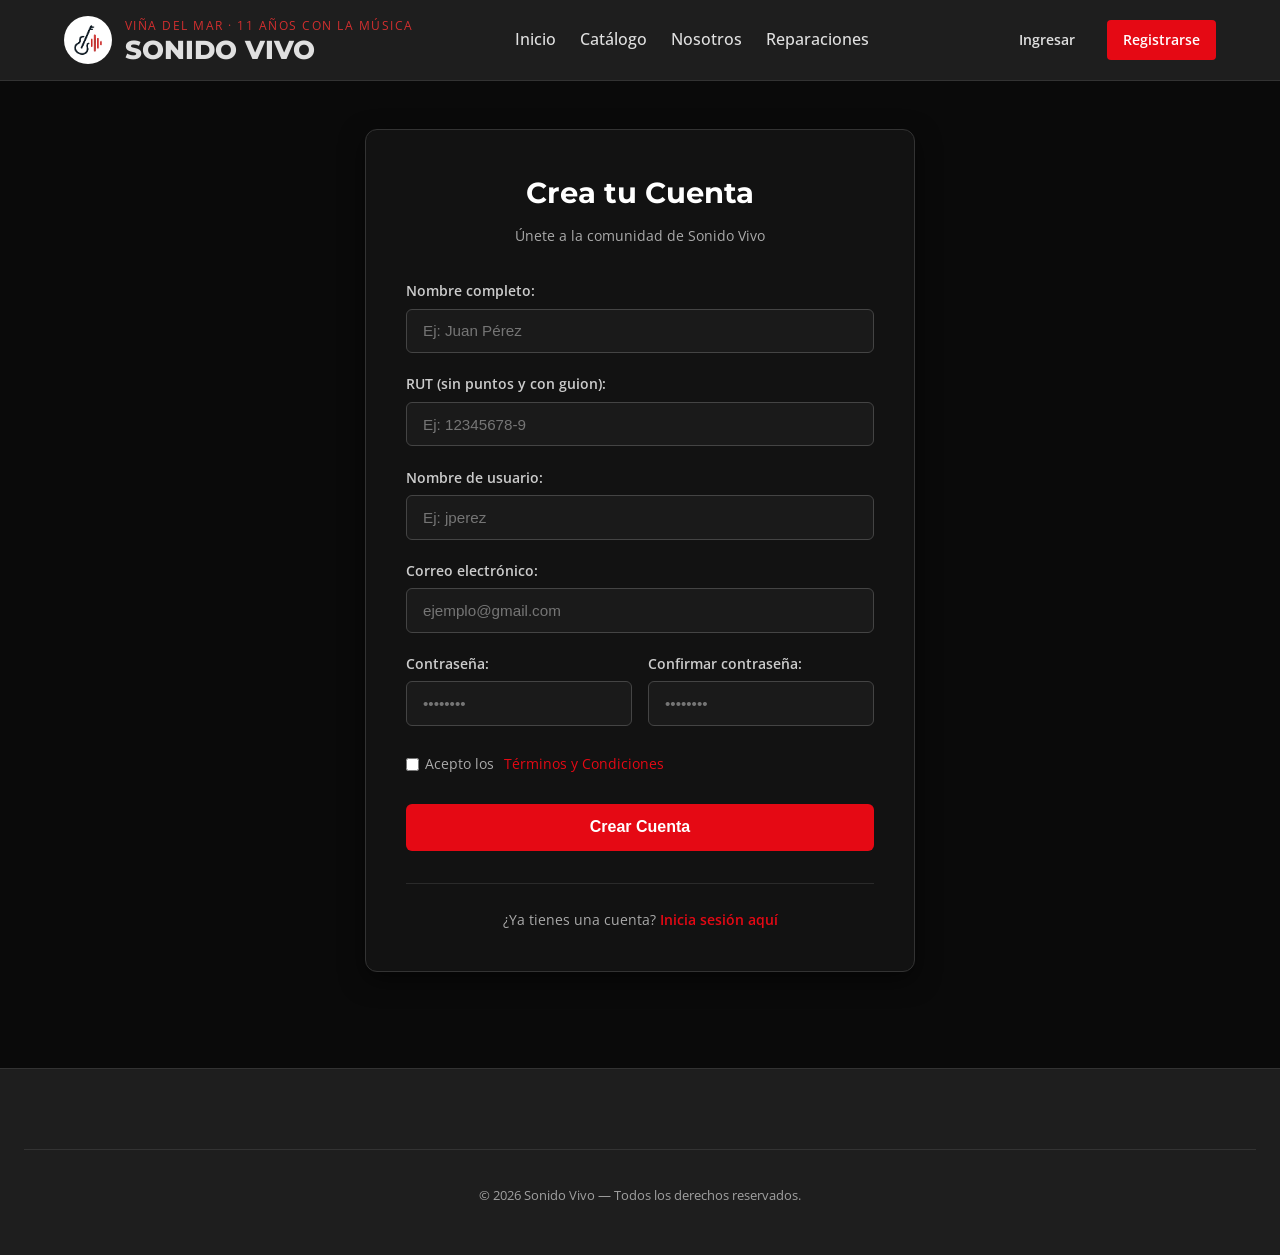
<file: registro.html>
<!DOCTYPE html>
<html lang="es">

<head>
    <meta charset="UTF-8">
    <meta name="viewport" content="width=device-width, initial-scale=1.0">
    <title>Crear Cuenta · Sonido Vivo</title>
    <meta name="description" content="Regístrate en Sonido Vivo para comprar y cotizar tus instrumentos musicales.">

    <link rel="preconnect" href="https://fonts.googleapis.com">
    <link rel="preconnect" href="https://fonts.gstatic.com" crossorigin>
    <link href="https://fonts.googleapis.com/css2?family=Montserrat:wght@400;600;700;800&family=Open+Sans:wght@400;500;600&display=swap" rel="stylesheet">

    <!-- Estilos generales -->
    <link rel="stylesheet" href="css/estilosindex.css">
    <!-- Reutilizamos los estilos de autenticación -->
    <link rel="stylesheet" href="css/estiloslogin.css">
</head>

<body>
    <header id="encabezado">
        <div class="encabezado-contenedor">
            <div class="marca">
                <a href="index.html" class="logo-enlace">
                    <img src="img/logo-tienda.jpg" alt="Logo Sonido Vivo" class="logo-img">
                </a>
                <div class="marca-texto">
                    <span class="marca-subtitulo">Viña del Mar · 11 años con la música</span>
                    <h1 class="logo-texto"><a href="index.html">SONIDO VIVO</a></h1>
                </div>
            </div>
            <nav id="menu-principal">
                <ul>
                    <li><a href="index.html">Inicio</a></li>
                    <li><a href="productos.html">Catálogo</a></li>
                    <li><a href="index.html#presentacion">Nosotros</a></li>
                    <li><a href="index.html#taller">Reparaciones</a></li>
                </ul>
            </nav>

            <!-- Contenedor de estado de sesión dinámico -->
            <div class="menu-auth-nav">
                <!-- Se muestra si NO ha iniciado sesión -->
                <div id="nav-visitante" class="nav-estado-sesion">
                    <a href="login.html" class="btn-nav-login">Ingresar</a>
                    <a href="registro.html" class="btn-nav-registro">Registrarse</a>
                </div>

                <!-- Se muestra si SÍ ha iniciado sesión -->
                <div id="nav-usuario" class="nav-estado-sesion" style="display: none;">
                    <span id="nav-nombre-usuario">Hola, Usuario</span>
                    <a href="#" id="btn-cerrar-sesion" class="btn-nav-logout">Cerrar Sesión</a>
                </div>
            </div>
        </div>
    </header>

    <main id="contenido-login">
        <div class="contenedor-auth" style="max-width: 550px;"> <!-- Ligeramente más ancho para más campos -->
            <div class="caja-auth">
                <h2>Crea tu Cuenta</h2>
                <p class="subtitulo-auth">Únete a la comunidad de Sonido Vivo</p>

                <form id="form-registro" novalidate>
                    
                    <div class="grupo-form">
                        <label for="nombre">Nombre completo:</label>
                        <input type="text" id="nombre" placeholder="Ej: Juan Pérez" required>
                    </div>

                    <div class="grupo-form">
                        <label for="rut">RUT (sin puntos y con guion):</label>
                        <input type="text" id="rut" placeholder="Ej: 12345678-9" required>
                    </div>

                    <div class="grupo-form">
                        <label for="usuario">Nombre de usuario:</label>
                        <input type="text" id="usuario" placeholder="Ej: jperez" required>
                    </div>

                    <div class="grupo-form">
                        <label for="email">Correo electrónico:</label>
                        <input type="email" id="email" placeholder="ejemplo@gmail.com" required>
                    </div>

                    <!-- Contenedor para poner las contraseñas en 2 columnas si la pantalla es grande -->
                    <div style="display: grid; grid-template-columns: 1fr 1fr; gap: 1rem;">
                        <div class="grupo-form">
                            <label for="password">Contraseña:</label>
                            <input type="password" id="password" placeholder="••••••••" required>
                        </div>
    
                        <div class="grupo-form">
                            <label for="confirmar-password">Confirmar contraseña:</label>
                            <input type="password" id="confirmar-password" placeholder="••••••••" required>
                        </div>
                    </div>

                    <div class="opciones-auth" style="margin-top: 0.5rem;">
                        <label class="recordar-usuario">
                            <input type="checkbox" id="terminos" required> Acepto los <a href="#" class="olvida-pass" style="margin-left: 3px;">Términos y Condiciones</a>
                        </label>
                    </div>

                    <button type="submit" class="btn-auth" id="btn-registro">Crear Cuenta</button>
                    <p id="mensaje-registro-exito" class="mensaje-oculto">¡Cuenta creada con éxito! Redirigiendo al Login...</p>
                </form>

                <div class="pie-card-auth">
                    <p>¿Ya tienes una cuenta? <a href="login.html">Inicia sesión aquí</a></p>
                </div>
            </div>
        </div>
    </main>

    <footer id="pie">
        <div class="pie-creditos" style="text-align: center; padding: 2rem;">
            <p><small>&copy; 2026 Sonido Vivo — Todos los derechos reservados.</small></p>
        </div>
    </footer>

    <!-- Script de validación de Registro -->
    <script src="js/scriptregistro.js"></script>
</body>

</html>
</file>
<file: css/estilosindex.css>
/* ==========================================================================
   Variables y Configuración Global
   Paleta de colores, tipografías y transición reutilizadas en todo el sitio.
   ========================================================================== */
:root {
    --color-primario: #d32f2f;
    --color-primario-hover: #b71c1c;
    --color-oscuro: #121212;
    --color-superficie: #1e1e1e;
    --color-texto: #e0e0e0;
    --color-texto-atenuado: #a0a0a0;
    --color-borde: #333333;
    --color-fondo: #0a0a0a;
    --fuente-titulo: 'Montserrat', sans-serif;
    --fuente-cuerpo: 'Open Sans', sans-serif;
    --transicion: all 0.3s ease;
}

/* Variante de tema claro, activada agregando data-tema="claro" al <body> */
[data-tema="claro"] {
    --color-oscuro: #f5f5f5;
    --color-superficie: #ffffff;
    --color-texto: #212121;
    --color-texto-atenuado: #666666;
    --color-borde: #e0e0e0;
    --color-fondo: #fafafa;
}

/* Reset básico de márgenes/paddings y box-sizing consistente */
* {
    margin: 0;
    padding: 0;
    box-sizing: border-box;
}

html {
    scroll-behavior: smooth;
    font-size: 16px;
}

/* Tipografía y colores base de toda la página */
body {
    font-family: var(--fuente-cuerpo);
    background-color: var(--color-fondo);
    color: var(--color-texto);
    line-height: 1.6;
}

/* --------------------------------------------------------------------
   Encabezado (Header) fijo en la parte superior
   -------------------------------------------------------------------- */
#encabezado {
    position: sticky;
    top: 0;
    background-color: var(--color-superficie);
    border-bottom: 1px solid var(--color-borde);
    z-index: 900;
}
.encabezado-contenedor {
    max-width: 1200px;
    margin: 0 auto;
    padding: 1rem 1.5rem;
    display: flex;
    justify-content: space-between;
    align-items: center;
}

/* Logo y nombre de marca en el header */
.marca {
    display: flex;
    align-items: center;
    gap: 0.8rem;
}
.logo-enlace {
    display: flex;
    align-items: center;
    text-decoration: none;
}
.logo-img {
    height: 48px;
    width: auto;
    object-fit: contain;
    border-radius: 50px;
}
.marca-texto {
    display: flex;
    flex-direction: column;
}
.marca-subtitulo {
    font-size: 0.75rem;
    text-transform: uppercase;
    letter-spacing: 1.5px;
    color: var(--color-primario);
    display: block;
}
.logo-texto {
    font-family: var(--fuente-titulo);
    font-size: 1.6rem;
    font-weight: 800;
    line-height: 1.1;
}
/* El nombre de la marca es clickeable; hereda el color del contenedor */
.logo-texto a {
    text-decoration: none;
    color: inherit;
}

/* Navegación principal del header */
#menu-principal {
    display: flex;
    align-items: center;
    gap: 2rem;
}
#menu-principal ul {
    display: flex;
    list-style: none;
    gap: 1.5rem;
}
#menu-principal a {
    color: var(--color-texto);
    text-decoration: none;
    font-weight: 500;
    transition: var(--transicion);
}
#menu-principal a:hover, #menu-principal a.activo {
    color: var(--color-primario);
}
.menu-acciones {
    display: flex;
    align-items: center;
    gap: 0.8rem;
}

/* --------------------------------------------------------------------
   Botones genéricos reutilizados en toda la interfaz
   -------------------------------------------------------------------- */
.btn-primario, .btn-secundario, .cta-principal, .cta-secundario {
    display: inline-block;
    padding: 0.5rem 1.2rem;
    border-radius: 4px;
    font-weight: 600;
    text-decoration: none;
    transition: var(--transicion);
    cursor: pointer;
}
.btn-primario, .cta-principal {
    background-color: var(--color-primario);
    color: #ffffff;
    border: none;
}
.btn-primario:hover, .cta-principal:hover {
    background-color: var(--color-primario-hover);
}
.btn-secundario, .cta-secundario {
    border: 1px solid var(--color-borde);
    color: var(--color-texto);
}
/* Botón para alternar entre tema claro/oscuro */
#boton-tema {
    background: none;
    border: 1px solid var(--color-borde);
    color: var(--color-texto);
    padding: 0.4rem 0.8rem;
    border-radius: 4px;
    cursor: pointer;
}

/* --------------------------------------------------------------------
   Secciones generales de contenido (usadas en varias páginas)
   -------------------------------------------------------------------- */
.seccion {
    max-width: 1200px;
    margin: 0 auto;
    padding: 4rem 1.5rem;
}
.etiqueta {
    color: var(--color-primario);
    font-weight: 700;
    text-transform: uppercase;
    font-size: 0.85rem;
    display: block;
    margin-bottom: 0.5rem;
}
h2 {
    font-family: var(--fuente-titulo);
    font-size: 2rem;
    margin-bottom: 1rem;
}
/* Layout de 2 columnas usado en "Quiénes somos" y "Taller" */
.contenedor-grid {
    display: grid;
    grid-template-columns: 1fr 1fr;
    gap: 3rem;
    align-items: center;
}
.imagen-presentacion img {
    width: 100%;
    border-radius: 8px;
    border: 1px solid var(--color-borde);
    object-fit: cover;
}
/* Métricas destacadas (años de trayectoria, productos, etc.) */
.resumen-metricas {
    display: flex;
    gap: 2rem;
    margin-top: 2rem;
    padding-top: 1.5rem;
    border-top: 1px solid var(--color-borde);
}
.metrica-numero {
    font-size: 1.8rem;
    font-weight: 800;
    color: var(--color-primario);
    display: block;
}
.metrica-texto {
    font-size: 0.85rem;
    color: var(--color-texto-atenuado);
}

/* --------------------------------------------------------------------
   Sección de Categorías (home)
   -------------------------------------------------------------------- */
.galeria-categorias {
    display: grid;
    grid-template-columns: repeat(auto-fit, minmax(250px, 1fr));
    gap: 1.5rem;
}
.tarjeta-categoria {
    background-color: var(--color-superficie);
    border: 1px solid var(--color-borde);
    border-radius: 8px;
    overflow: hidden;
}
.tarjeta-categoria img {
    width: 100%;
    height: 180px;
    object-fit: cover;
}
.categoria-info {
    padding: 1.2rem;
}
.enlace-categoria {
    color: var(--color-primario);
    text-decoration: none;
    font-weight: 600;
    display: inline-block;
    margin-top: 0.8rem;
}

/* --------------------------------------------------------------------
   Sección Taller de Reparaciones (home)
   -------------------------------------------------------------------- */
.caja-aviso {
    background-color: var(--color-superficie);
    border-left: 4px solid var(--color-primario);
    border-radius: 6px;
    padding: 1rem;
    margin: 1.2rem 0;
    display: flex;
    flex-direction: column;
    gap: 0.8rem;
}
.aviso-item {
    display: flex;
    align-items: flex-start;
    gap: 0.8rem;
    font-size: 0.9rem;
}
.aviso-item em {
    display: block;
    color: var(--color-texto-atenuado);
    font-size: 0.82rem;
    margin-top: 0.2rem;
}
.grid-proceso {
    display: grid;
    grid-template-columns: 1fr 1fr;
    gap: 1rem;
    margin: 1.5rem 0;
}
.tarjeta-proceso {
    background-color: var(--color-superficie);
    border: 1px solid var(--color-borde);
    padding: 1rem;
    border-radius: 6px;
}
.tarjeta-proceso h4 {
    font-size: 0.95rem;
    margin: 0.3rem 0;
    color: var(--color-texto);
}
.tarjeta-proceso p {
    font-size: 0.85rem;
    color: var(--color-texto-atenuado);
}
.taller-acciones {
    margin-top: 1.5rem;
}
/* Botón de contacto directo por WhatsApp */
.btn-whatsapp {
    display: inline-flex;
    align-items: center;
    gap: 0.5rem;
    background-color: #25d366;
    color: #ffffff;
    font-weight: 700;
    padding: 0.8rem 1.4rem;
    border-radius: 6px;
    text-decoration: none;
    transition: var(--transicion);
}
.btn-whatsapp:hover {
    background-color: #1ebd56;
}
.lista-servicios {
    list-style: none;
    margin-top: 1rem;
}
.lista-servicios li {
    margin-bottom: 0.6rem;
    color: var(--color-texto);
}

/* --------------------------------------------------------------------
   Video de la tienda y utilidades del footer
   -------------------------------------------------------------------- */
.contenedor-video {
    width: 100%;
    max-width: 900px;
    margin: 0 auto;
    border: 1px solid var(--color-borde);
}
.contenedor-video video { width: 100%; display: block; }

/* Pie de página con columnas de navegación y contacto */
#pie {
    background-color: var(--color-superficie);
    border-top: 1px solid var(--color-borde);
    padding: 3rem 1.5rem 1rem;
    margin-top: 3rem;
}
.pie-contenedor {
    max-width: 1200px;
    margin: 0 auto;
    display: grid;
    grid-template-columns: repeat(auto-fit, minmax(250px, 1fr));
    gap: 2rem;
}
.pie-marca {
    display: flex;
    align-items: center;
    gap: 0.8rem;
    margin-bottom: 0.8rem;
}
.pie-logo-img {
    height: 36px;
    width: auto;
    object-fit: contain;
}
.pie-columna ul { list-style: none; }
.pie-columna a { color: var(--color-texto-atenuado); text-decoration: none; }
.pie-creditos {
    text-align: center;
    margin-top: 2rem;
    padding-top: 1rem;
    border-top: 1px solid var(--color-borde);
    color: var(--color-texto-atenuado);
}

/* Colapso a una columna y ocultamiento del menú en pantallas pequeñas */
@media (max-width: 768px) {
    .contenedor-grid { grid-template-columns: 1fr; }
    #menu-principal { display: none; }
}

/* --------------------------------------------------------------------
   Hero principal de la home
   -------------------------------------------------------------------- */
.seccion-hero {
    background-color: #1a1a1a;
    background-image: linear-gradient(rgba(0, 0, 0, 0.75), rgba(0, 0, 0, 0.85)), url('../img/tienda.jpg');
    background-size: cover;
    background-position: center;
    background-repeat: no-repeat;
    padding: 8rem 2rem;
    min-height: 60vh;
    display: flex;
    align-items: center;
    justify-content: center;
    text-align: center;
    color: #ffffff;
}
.hero-contenido {
    max-width: 800px;
    margin: 0 auto;
    display: flex;
    flex-direction: column;
    align-items: center;
    gap: 1.5rem;
}
.etiqueta-destacada {
    background-color: var(--color-primario);
    color: #ffffff;
    padding: 0.4rem 1.2rem;
    border-radius: 30px;
    font-size: 0.9rem;
    font-weight: 700;
    letter-spacing: 0.5px;
    display: inline-block;
}
.seccion-hero h2 {
    font-size: 3rem;
    line-height: 1.2;
    margin: 0;
}
.seccion-hero p {
    font-size: 1.15rem;
    color: #e0e0e0;
    margin: 0;
    max-width: 700px;
}
.hero-botones {
    display: flex;
    justify-content: center;
    gap: 1rem;
    margin-top: 0.5rem;
    flex-wrap: wrap;
}

/* Botón hamburguesa del menú móvil (oculto en escritorio) */
#boton-menu {
    display: none;
    background: transparent;
    border: none;
    cursor: pointer;
}

/* --------------------------------------------------------------------
   Estado de sesión en el header (visitante vs. usuario logueado)
   -------------------------------------------------------------------- */
.menu-auth-nav {
    margin-left: 2rem;
}
.nav-estado-sesion {
    display: flex;
    align-items: center;
    gap: 1rem;
}
.btn-nav-login, .btn-nav-registro {
    text-decoration: none;
    font-size: 0.9rem;
    font-weight: 600;
    padding: 0.5rem 1rem;
    border-radius: 4px;
    transition: all 0.3s ease;
}
.btn-nav-login {
    color: #e0e0e0;
}
.btn-nav-login:hover {
    color: #e50914;
}
.btn-nav-registro {
    background-color: #e50914;
    color: white;
}
.btn-nav-registro:hover {
    background-color: #b80710;
}
#nav-nombre-usuario {
    color: #2ecc71;
    font-size: 0.95rem;
    font-weight: 600;
}
.btn-nav-logout {
    text-decoration: none;
    color: #aaa;
    font-size: 0.85rem;
    border: 1px solid #444;
    padding: 0.4rem 0.8rem;
    border-radius: 4px;
    transition: all 0.3s;
}
.btn-nav-logout:hover {
    border-color: #e50914;
    color: #e50914;
}

/* En móvil, el bloque de sesión se centra debajo del logo */
@media (max-width: 768px) {
    .menu-auth-nav {
        margin-left: 0;
        margin-top: 1rem;
        width: 100%;
        justify-content: center;
    }
    .nav-estado-sesion {
        justify-content: center;
    }
}
</file>
<file: css/estiloscompra.css>
/* ==========================================================================
   CHECKOUT (compra.html)
   ========================================================================== */

/* Contenedor general de la página de pago */
#contenido-compra {
    max-width: 1000px;
    margin: 3rem auto;
    padding: 0 1.5rem;
    color: #e0e0e0;
}

/* Layout en 2 columnas: resumen de orden + formulario de pago */
.contenedor-checkout {
    display: grid;
    grid-template-columns: 1fr 1.5fr;
    gap: 3rem;
}

/* Título de cada bloque (Resumen de tu Orden / Datos de Pago) */
h2 {
    color: #fff;
    border-bottom: 1px solid #333;
    padding-bottom: 0.5rem;
    margin-bottom: 1.5rem;
}

/* --------------------------------------------------------------------
   Resumen de Orden (columna izquierda)
   -------------------------------------------------------------------- */
.producto-resumen {
    display: flex;
    gap: 1rem;
    background: rgba(255,255,255,0.05);
    padding: 1rem;
    border-radius: 8px;
}
.producto-resumen img {
    object-fit: cover;
    border-radius: 4px;
    background-color: #fff; /* Por si la imagen tiene fondo transparente */
}
/* Precio destacado, reutilizado en resumen y detalle de producto */
.precio-destacado {
    color: #e50914;
    font-weight: bold;
    font-size: 1.2rem;
    margin-top: 0.5rem;
}

/* --------------------------------------------------------------------
   Formulario de Pago (columna derecha)
   -------------------------------------------------------------------- */
.grupo-form {
    margin-bottom: 1.2rem;
    display: flex;
    flex-direction: column;
}
.grupo-form label {
    margin-bottom: 0.5rem;
    font-size: 0.9rem;
    color: #ccc;
    font-weight: 600;
}
.grupo-form input[type="text"],
.grupo-form input[type="email"],
.grupo-form input[type="tel"],
.grupo-form input[type="date"] {
    padding: 0.8rem;
    border: 1px solid #444;
    border-radius: 4px;
    background-color: #222;
    color: #fff;
    transition: all 0.3s ease;
}
.grupo-form input:focus {
    outline: none;
    border-color: #e50914;
}

/* Botón principal de confirmación de compra */
.btn-pagar {
    width: 100%;
    background-color: #e50914;
    color: white;
    border: none;
    padding: 1rem;
    font-size: 1.1rem;
    font-weight: bold;
    border-radius: 4px;
    cursor: pointer;
    margin-top: 1rem;
    transition: background-color 0.3s ease;
}
.btn-pagar:hover {
    background-color: #b80710;
}

/* Mensaje de éxito, oculto por defecto y mostrado vía JS tras el pago */
.mensaje-oculto {
    display: none;
    text-align: center;
    color: #25D366;
    margin-top: 1rem;
    font-weight: bold;
}

/* En pantallas angostas, el checkout pasa a una sola columna */
@media (max-width: 768px) {
    .contenedor-checkout {
        grid-template-columns: 1fr;
    }
}

/* --------------------------------------------------------------------
   Selector de Forma de Pago (radio buttons)
   -------------------------------------------------------------------- */
.lista-pago {
    list-style: none;
    padding: 0;
    margin: 0;
    display: flex;
    gap: 20px;
}
.lista-pago li {
    display: flex;
    align-items: center;
}
.lista-pago li label {
    margin: 0 0 0 8px;
    cursor: pointer;
    color: #fff;
    font-weight: normal;
}

/* --------------------------------------------------------------------
   Estados de Validación de campos (aplicados dinámicamente por JS)
   -------------------------------------------------------------------- */
input.invalido {
    border: 2px solid #e74c3c !important;
    background-color: rgba(231, 76, 60, 0.1) !important;
}
input.valido {
    border: 2px solid #2ecc71 !important;
    background-color: rgba(46, 204, 113, 0.1) !important;
}

/* Mensajes de error/éxito inyectados junto a cada campo por JS */
.mensaje-error {
    color: #ff6b6b;
    font-weight: 600;
    font-size: 0.85em;
    display: block;
    margin-top: 5px;
}
.mensaje-ok {
    color: #2ecc71;
    font-weight: 600;
    font-size: 0.85em;
    display: block;
    margin-top: 5px;
}

/* ==========================================================================
   CARRITO DE COMPRAS (detalle_carrito.html)
   ========================================================================== */

/* Contenedor general de la página de carrito */
#contenido-compra {
    padding: 3rem 5%;
    max-width: 1200px;
    margin: 0 auto;
}

/* Mensaje mostrado cuando el carrito está vacío */
#carrito-vacio-msg {
    display: none;
    padding: 3rem 0;
    text-align: center;
}
.carrito-vacio-texto {
    font-size: 1.2rem;
    margin-bottom: 1.5rem;
}
.btn-ir-catalogo {
    text-decoration: none;
    display: inline-block;
    padding: 0.8rem 2rem;
}

/* --------------------------------------------------------------------
   Tabla de Productos del Carrito
   -------------------------------------------------------------------- */
.tabla-responsiva {
    overflow-x: auto;
}
.tabla-carrito {
    width: 100%;
    border-collapse: collapse;
    margin-bottom: 2rem;
}
.tabla-carrito th,
.tabla-carrito td {
    padding: 1rem;
    text-align: left;
    border-bottom: 1px solid #333333;
}
.tabla-carrito img {
    width: 60px;
    height: 60px;
    object-fit: cover;
    border-radius: 4px;
}

/* Total general del carrito */
.total-carrito-contenedor {
    text-align: right;
    font-size: 1.4rem;
    font-weight: bold;
    margin-bottom: 2rem;
}
#total-carrito {
    color: var(--color-primario, #e50914);
}

/* --------------------------------------------------------------------
   Botones y Acciones del Carrito (vaciar / seguir comprando / pagar)
   -------------------------------------------------------------------- */
.acciones-carrito {
    display: flex;
    justify-content: space-between;
    align-items: center;
    flex-wrap: wrap;
    gap: 1rem;
    margin-top: 2rem;
}
.btn-eliminar {
    background-color: #d9534f;
    color: #ffffff;
    border: none;
    padding: 0.5rem 0.8rem;
    border-radius: 4px;
    cursor: pointer;
    transition: background-color 0.2s ease;
}
.btn-eliminar:hover {
    background-color: #c9302c;
}
.btn-secundario-caja {
    background-color: #444444;
    color: #ffffff;
    padding: 0.8rem 1.5rem;
    text-decoration: none;
    border-radius: 4px;
    display: inline-block;
    transition: background-color 0.2s ease;
}
.btn-secundario-caja:hover {
    background-color: #555555;
}
.btn-proceder-pago {
    text-decoration: none;
    margin-left: 10px;
    display: inline-block;
}
</file>
<file: css/estiloslogin.css>
/* ==========================================================================
   INICIO DE SESIÓN Y REGISTRO (login.html / registro.html)
   ========================================================================== */

/* Contenedor centrado vertical/horizontalmente para la tarjeta de login */
#contenido-login {
    display: flex;
    justify-content: center;
    align-items: center;
    min-height: calc(100vh - 200px);
    padding: 3rem 1.5rem;
    color: #e0e0e0;
}
.contenedor-auth {
    width: 100%;
    max-width: 450px;
}

/* Tarjeta con el formulario de autenticación */
.caja-auth {
    background-color: rgba(255, 255, 255, 0.03);
    border: 1px solid #333;
    border-radius: 12px;
    padding: 2.5rem;
    box-shadow: 0 8px 24px rgba(0, 0, 0, 0.5);
}
.caja-auth h2 {
    color: #fff;
    font-size: 1.8rem;
    text-align: center;
    margin-bottom: 0.5rem;
}
.subtitulo-auth {
    text-align: center;
    color: #aaa;
    font-size: 0.9rem;
    margin-bottom: 2rem;
}

/* --------------------------------------------------------------------
   Campos del Formulario
   -------------------------------------------------------------------- */
.grupo-form {
    margin-bottom: 1.2rem;
    display: flex;
    flex-direction: column;
}
.grupo-form label {
    margin-bottom: 0.4rem;
    font-size: 0.9rem;
    color: #ccc;
    font-weight: 600;
}
.grupo-form input[type="text"],
.grupo-form input[type="email"],
.grupo-form input[type="password"] {
    padding: 0.8rem 1rem;
    border: 1px solid #444;
    border-radius: 6px;
    background-color: #1a1a1a;
    color: #fff;
    font-size: 0.95rem;
    transition: all 0.3s ease;
}
.grupo-form input:focus {
    outline: none;
    border-color: #e50914;
    box-shadow: 0 0 5px rgba(229, 9, 20, 0.4);
}

/* Fila de "Recordarme" y "¿Olvidaste tu contraseña?" */
.opciones-auth {
    display: flex;
    justify-content: space-between;
    align-items: center;
    font-size: 0.85rem;
    margin-bottom: 1.8rem;
    color: #aaa;
}
.recordar-usuario {
    display: flex;
    align-items: center;
    gap: 0.4rem;
    cursor: pointer;
}
.olvida-pass {
    color: #e50914;
    text-decoration: none;
    transition: color 0.2s ease;
}
.olvida-pass:hover {
    text-decoration: underline;
}

/* Botón principal de envío (Ingresar / Crear cuenta) */
.btn-auth {
    width: 100%;
    background-color: #e50914;
    color: white;
    border: none;
    padding: 0.9rem;
    font-size: 1rem;
    font-weight: bold;
    border-radius: 6px;
    cursor: pointer;
    transition: background-color 0.3s ease;
}
.btn-auth:hover {
    background-color: #b80710;
}

/* Pie de la tarjeta con enlace a la acción contraria (login <-> registro) */
.pie-card-auth {
    margin-top: 2rem;
    padding-top: 1.5rem;
    border-top: 1px solid #2a2a2a;
    text-align: center;
    font-size: 0.9rem;
    color: #aaa;
}
.pie-card-auth a {
    color: #e50914;
    font-weight: 600;
    text-decoration: none;
}
.pie-card-auth a:hover {
    text-decoration: underline;
}

/* --------------------------------------------------------------------
   Estados de Validación (aplicados dinámicamente por JS)
   -------------------------------------------------------------------- */
input.invalido {
    border: 2px solid #e74c3c !important;
    background-color: rgba(231, 76, 60, 0.1) !important;
}
input.valido {
    border: 2px solid #2ecc71 !important;
    background-color: rgba(46, 204, 113, 0.1) !important;
}
.mensaje-error {
    color: #ff6b6b;
    font-weight: 600;
    font-size: 0.825em;
    display: block;
    margin-top: 6px;
}
.mensaje-ok {
    color: #2ecc71;
    font-weight: 600;
    font-size: 0.825em;
    display: block;
    margin-top: 6px;
}
/* Mensaje de éxito, oculto por defecto y mostrado vía JS */
.mensaje-oculto {
    display: none;
    text-align: center;
    color: #2ecc71;
    margin-top: 1.2rem;
    font-weight: bold;
}
</file>
<file: css/estilosproducto.css>
/* ==========================================================================
   DETALLE DE PRODUCTO (producto.html)
   ========================================================================== */

/* Contenedor general de la página */
#contenido-producto {
    max-width: 1200px;
    margin: 0 auto;
    padding: 2rem 1.5rem;
    color: #e0e0e0;
}

/* Migas de pan (breadcrumbs) de navegación */
.migas-de-pan {
    font-size: 0.9rem;
    color: #888;
    margin-bottom: 2rem;
}
.migas-de-pan a {
    color: #e50914;
    text-decoration: none;
}
.migas-de-pan a:hover {
    text-decoration: underline;
}

/* Layout principal: galería a la izquierda, información a la derecha */
.detalle-producto-contenedor {
    display: grid;
    grid-template-columns: 1fr 1fr;
    gap: 3rem;
}
@media (max-width: 768px) {
    .detalle-producto-contenedor {
        grid-template-columns: 1fr; /* Una sola columna en celulares */
    }
}

/* --------------------------------------------------------------------
   Galería de Imágenes del Producto
   -------------------------------------------------------------------- */
.galeria-producto {
    display: flex;
    flex-direction: column;
    gap: 1rem;
}
.imagen-principal {
    width: 100%;
    max-height: 500px;
    background-color: #fff;
    border-radius: 8px;
    overflow: hidden;
    display: flex;
    justify-content: center;
    align-items: center;
    padding: 1rem;
}
.imagen-principal img {
    width: 100%;
    height: 100%;
    max-height: 450px;
    object-fit: contain;
}
.miniaturas {
    display: flex;
    gap: 1rem;
    justify-content: center;
}
.miniatura {
    width: 80px;
    height: 80px;
    object-fit: cover;
    border: 2px solid transparent;
    border-radius: 4px;
    cursor: pointer;
    transition: all 0.3s ease;
    background-color: #fff;
}
.miniatura:hover, .miniatura.activa {
    border-color: #e50914;
    transform: scale(1.05);
}

/* --------------------------------------------------------------------
   Información del Producto (título, categoría, precio)
   -------------------------------------------------------------------- */
.categoria-etiqueta {
    color: #aaaaaa;
    text-transform: uppercase;
    font-size: 0.8rem;
    letter-spacing: 1px;
}
.titulo-producto {
    font-size: 2.2rem;
    color: #fff;
    margin: 0.5rem 0 1rem;
}
.precio-contenedor {
    margin-bottom: 1.5rem;
}
.precio-actual {
    font-size: 2.5rem;
    font-weight: 700;
    color: #e50914;
    display: block;
}
.precio-iva {
    font-size: 0.9rem;
    color: #888;
}

/* --------------------------------------------------------------------
   Selector de Cantidad y Total Calculado
   -------------------------------------------------------------------- */
.selector-compra {
    background-color: rgba(255,255,255,0.05);
    padding: 1.5rem;
    border-radius: 8px;
    margin: 1.5rem 0;
    display: flex;
    justify-content: space-between;
    align-items: center;
}
.cantidad-contenedor input {
    width: 60px;
    padding: 0.5rem;
    margin-left: 0.5rem;
    border: 1px solid #444;
    border-radius: 4px;
    background-color: #222;
    color: #fff;
    font-size: 1rem;
}
.total-calculado {
    font-size: 1.2rem;
}
.total-calculado strong {
    color: #e50914;
}

/* --------------------------------------------------------------------
   Botones de Acción (Añadir al carrito / Comprar / WhatsApp)
   -------------------------------------------------------------------- */
.acciones-compra {
    display: flex;
    flex-direction: column;
    gap: 1rem;
    margin-bottom: 2rem;
}
.btn-comprar {
    width: 100%;
    color: white;
    border: none;
    padding: 1rem;
    font-size: 1.1rem;
    font-weight: bold;
    border-radius: 50px;
    cursor: pointer;
    transition: all 0.3s ease;
}
/* Variante de color para el botón principal de compra/pago */
.btn-rojo {
    background-color: #e50914;
}
.btn-rojo:hover {
    background-color: #b80710;
}
/* Variante de color para el botón secundario de cotización por WhatsApp */
.btn-verde {
    background-color: rgba(37, 211, 102, 0.1);
    color: #25D366;
    border: 2px solid #25D366;
}
.btn-verde:hover {
    background-color: #25D366;
    color: white;
}
/* Mensaje de confirmación tras cotizar por WhatsApp, oculto por defecto */
.mensaje-oculto {
    display: none;
    text-align: center;
    color: #25D366;
    font-weight: 600;
}

/* --------------------------------------------------------------------
   Pestañas: Descripción Detallada / Especificaciones
   -------------------------------------------------------------------- */
.pestañas-contenedor {
    margin-top: 1rem;
}
.pestañas-botones {
    border-bottom: 1px solid #444;
    margin-bottom: 1rem;
    display: flex;
    gap: 1rem;
}
.btn-pestaña {
    background: none;
    border: none;
    color: #888;
    padding: 0.5rem 1rem;
    font-size: 1rem;
    cursor: pointer;
    border-bottom: 2px solid transparent;
}
.btn-pestaña.activa {
    color: #e50914;
    border-bottom-color: #e50914;
    font-weight: bold;
}
.contenido-pestaña {
    display: none;
    line-height: 1.6;
}
.contenido-pestaña.activa {
    display: block;
}
.contenido-pestaña ul {
    padding-left: 1.5rem;
}
.contenido-pestaña li {
    margin-bottom: 0.5rem;
}

/* Enlace para volver al catálogo desde la galería */
.btn-volver-catalogo {
    display: inline-block;
    margin-top: 15px;
    color: #e0e0e0;
    text-decoration: none;
    font-size: 0.95rem;
    font-weight: 600;
    transition: color 0.3s ease, transform 0.2s ease;
}
.btn-volver-catalogo:hover {
    color: #c82333; /* Rojo de marca al pasar el mouse */
    transform: translateX(-3px); /* Pequeño desplazamiento hacia la izquierda */
}
</file>
<file: css/estilosproductos.css>
/* ==========================================================================
   CATÁLOGO DE PRODUCTOS (productos.html)
   Se usa JUNTO a estilosindex.css (enlazado antes que este en el HTML)
   ========================================================================== */

/* --------------------------------------------------------------------
   Cabecera del Catálogo (Hero con imagen de fondo)
   -------------------------------------------------------------------- */
.catalogo-hero {
    position: relative;
    background: linear-gradient(rgba(0, 0, 0, 0.82), rgba(0, 0, 0, 0.82)),
                url('../img/musica.jfif') center/cover no-repeat;
    border-bottom: 1px solid #333333;
    padding: 5rem 1.5rem 3.5rem;
    text-align: center;
}
.contenedor-catalogo-hero {
    max-width: 900px;
    margin: 0 auto;
    display: flex;
    flex-direction: column;
    align-items: center;
}
.etiqueta {
    color: var(--color-primario, #e50914);
    font-size: 0.85rem;
    font-weight: 700;
    text-transform: uppercase;
    letter-spacing: 1px;
    margin-bottom: 1rem;
}
.catalogo-hero h1 {
    font-family: var(--fuente-titulo, 'Montserrat', sans-serif);
    font-size: 2.5rem;
    margin-bottom: 1rem;
    color: #ffffff;
}
.descripcion-hero {
    color: var(--color-texto-atenuado, #aaaaaa);
    font-size: 1.1rem;
    line-height: 1.6;
    margin-bottom: 2.5rem;
    max-width: 700px;
}

/* --------------------------------------------------------------------
   Barra de Herramientas: Filtros por categoría + Buscador
   -------------------------------------------------------------------- */
.barra-herramientas-integrada {
    display: flex;
    flex-direction: column;
    align-items: center;
    gap: 1.5rem;
    width: 100%;
}
.barra-filtros {
    display: flex;
    flex-wrap: wrap;
    justify-content: center;
    gap: 0.8rem;
}
.filtro-boton {
    background-color: transparent;
    border: 1px solid var(--color-borde, #444);
    color: var(--color-texto, #ddd);
    padding: 0.6rem 1.2rem;
    border-radius: 50px;
    font-size: 0.9rem;
    font-family: var(--fuente-cuerpo, 'Open Sans', sans-serif);
    font-weight: 600;
    cursor: pointer;
    transition: all 0.3s ease;
}
.filtro-boton:hover {
    border-color: var(--color-primario, #e50914);
    color: var(--color-primario, #e50914);
    background-color: rgba(229, 9, 20, 0.05);
}
/* Categoría actualmente seleccionada, controlada vía JS */
.filtro-boton.activo {
    background-color: var(--color-primario, #e50914);
    border-color: var(--color-primario, #e50914);
    color: #ffffff;
}

/* Campo de búsqueda por nombre de producto */
.buscador-productos {
    position: relative;
    width: 100%;
    max-width: 400px;
}
.buscador-productos input {
    width: 100%;
    padding: 0.8rem 1rem 0.8rem 2.8rem;
    border-radius: 50px;
    border: 1px solid var(--color-borde, #444);
    background-color: rgba(255, 255, 255, 0.05);
    color: var(--color-texto, #ffffff);
    font-family: var(--fuente-cuerpo, 'Open Sans', sans-serif);
    font-size: 1rem;
    transition: border-color 0.3s ease;
}
.buscador-productos input:focus {
    outline: none;
    border-color: var(--color-primario, #e50914);
    background-color: rgba(255, 255, 255, 0.1);
}
.buscador-productos .icono-buscar {
    position: absolute;
    left: 1rem;
    top: 50%;
    transform: translateY(-50%);
    font-size: 1.1rem;
    opacity: 0.6;
    color: var(--color-texto-atenuado, #aaaaaa);
    pointer-events: none;
}
/* Contador de resultados, actualizado dinámicamente por JS */
.contador-resultados {
    margin-top: 2rem;
    color: var(--color-texto-atenuado, #888);
    font-size: 0.9rem;
    font-weight: 500;
}

/* --------------------------------------------------------------------
   Grid de Tarjetas de Producto
   -------------------------------------------------------------------- */
.grid-productos {
    max-width: 1200px;
    margin: 0 auto;
    padding: 2rem 1.5rem 4rem;
    display: grid;
    grid-template-columns: repeat(auto-fill, minmax(260px, 1fr));
    gap: 2rem;
}
.tarjeta-producto {
    background-color: var(--color-superficie, #1a1a1a);
    border: 1px solid var(--color-borde, #333);
    border-radius: 10px;
    overflow: hidden;
    display: flex;
    flex-direction: column;
    transition: var(--transicion, all 0.3s ease);
}
.tarjeta-producto:hover {
    transform: translateY(-4px);
    border-color: var(--color-primario, #e50914);
}
.producto-imagen-contenedor {
    position: relative;
    height: 220px;
    background-color: #ffffff;
    overflow: hidden;
}
.producto-imagen-contenedor img {
    display: block;
    width: 100%;
    height: 100%;
    object-fit: cover;
    transition: transform 0.4s ease;
}
.tarjeta-producto:hover .producto-imagen-contenedor img {
    transform: scale(1.08);
}
/* Etiqueta de categoría sobre la imagen del producto */
.producto-categoria {
    position: absolute;
    top: 0.8rem;
    left: 0.8rem;
    background-color: var(--color-primario, #e50914);
    color: #ffffff;
    font-size: 0.7rem;
    font-weight: 700;
    text-transform: uppercase;
    letter-spacing: 0.5px;
    padding: 0.3rem 0.7rem;
    border-radius: 20px;
    z-index: 10;
}
.producto-info {
    padding: 1.2rem;
    display: flex;
    flex-direction: column;
    flex-grow: 1;
}
.producto-info h3 {
    font-family: var(--fuente-titulo, 'Montserrat', sans-serif);
    font-size: 1.05rem;
    margin-bottom: 0.4rem;
    color: var(--color-texto, #ffffff);
}
.producto-descripcion {
    color: var(--color-texto-atenuado, #aaaaaa);
    font-size: 0.88rem;
    margin-bottom: 1rem;
    flex-grow: 1;
}
.producto-precio {
    font-family: var(--fuente-titulo, 'Montserrat', sans-serif);
    font-size: 1.3rem;
    font-weight: 800;
    color: var(--color-primario, #e50914);
    margin-bottom: 1rem;
}
.producto-precio small {
    display: block;
    font-size: 0.7rem;
    font-weight: 400;
    color: var(--color-texto-atenuado, #aaaaaa);
    font-family: var(--fuente-cuerpo, 'Open Sans', sans-serif);
}
.producto-acciones {
    display: flex;
    gap: 0.6rem;
    flex-wrap: wrap;
}
.producto-acciones .btn-primario {
    flex: 1;
    text-align: center;
    padding: 0.6rem 1rem;
    font-size: 0.85rem;
    background-color: var(--color-primario, #e50914);
    color: #ffffff;
    text-decoration: none;
    border-radius: 4px;
    transition: var(--transicion, all 0.3s ease);
}
.producto-acciones .btn-whatsapp-mini {
    display: inline-flex;
    align-items: center;
    justify-content: center;
    width: 42px;
    height: 42px;
    border-radius: 6px;
    background-color: #25d366;
    color: #ffffff;
    text-decoration: none;
    font-size: 1.1rem;
    transition: var(--transicion, all 0.3s ease);
}
.producto-acciones .btn-whatsapp-mini:hover {
    background-color: #1ebd56;
}

/* Mensaje mostrado cuando el filtro/búsqueda no arroja resultados */
.sin-resultados {
    grid-column: 1 / -1;
    text-align: center;
    padding: 3rem 1rem;
    color: var(--color-texto-atenuado, #aaaaaa);
}
.sin-resultados span {
    font-size: 2.5rem;
    display: block;
    margin-bottom: 0.8rem;
}

/* --------------------------------------------------------------------
   Logo y marca en la cabecera de esta página (variante con enlace-logo)
   -------------------------------------------------------------------- */
.enlace-logo {
    display: flex;
    align-items: center;
    gap: 12px;
    text-decoration: none;
    color: inherit;
}
.logo-imagen {
    height: 48px;
    width: auto;
    object-fit: contain;
    border-radius: 50px;
    display: block;
}
.marca-texto {
    display: flex;
    flex-direction: column;
}
.marca-texto .logo-texto {
    margin: 0;
    line-height: 1.1;
}

/* --------------------------------------------------------------------
   Responsivo
   -------------------------------------------------------------------- */
@media (max-width: 768px) {
    .barra-filtros {
        flex-direction: row;
        justify-content: center;
    }
    .buscador-productos {
        max-width: 100%;
    }
    .grid-productos {
        grid-template-columns: 1fr;
    }
}

@media (max-width: 576px) {
    .logo-imagen {
        height: 42px;
    }
}
</file>
